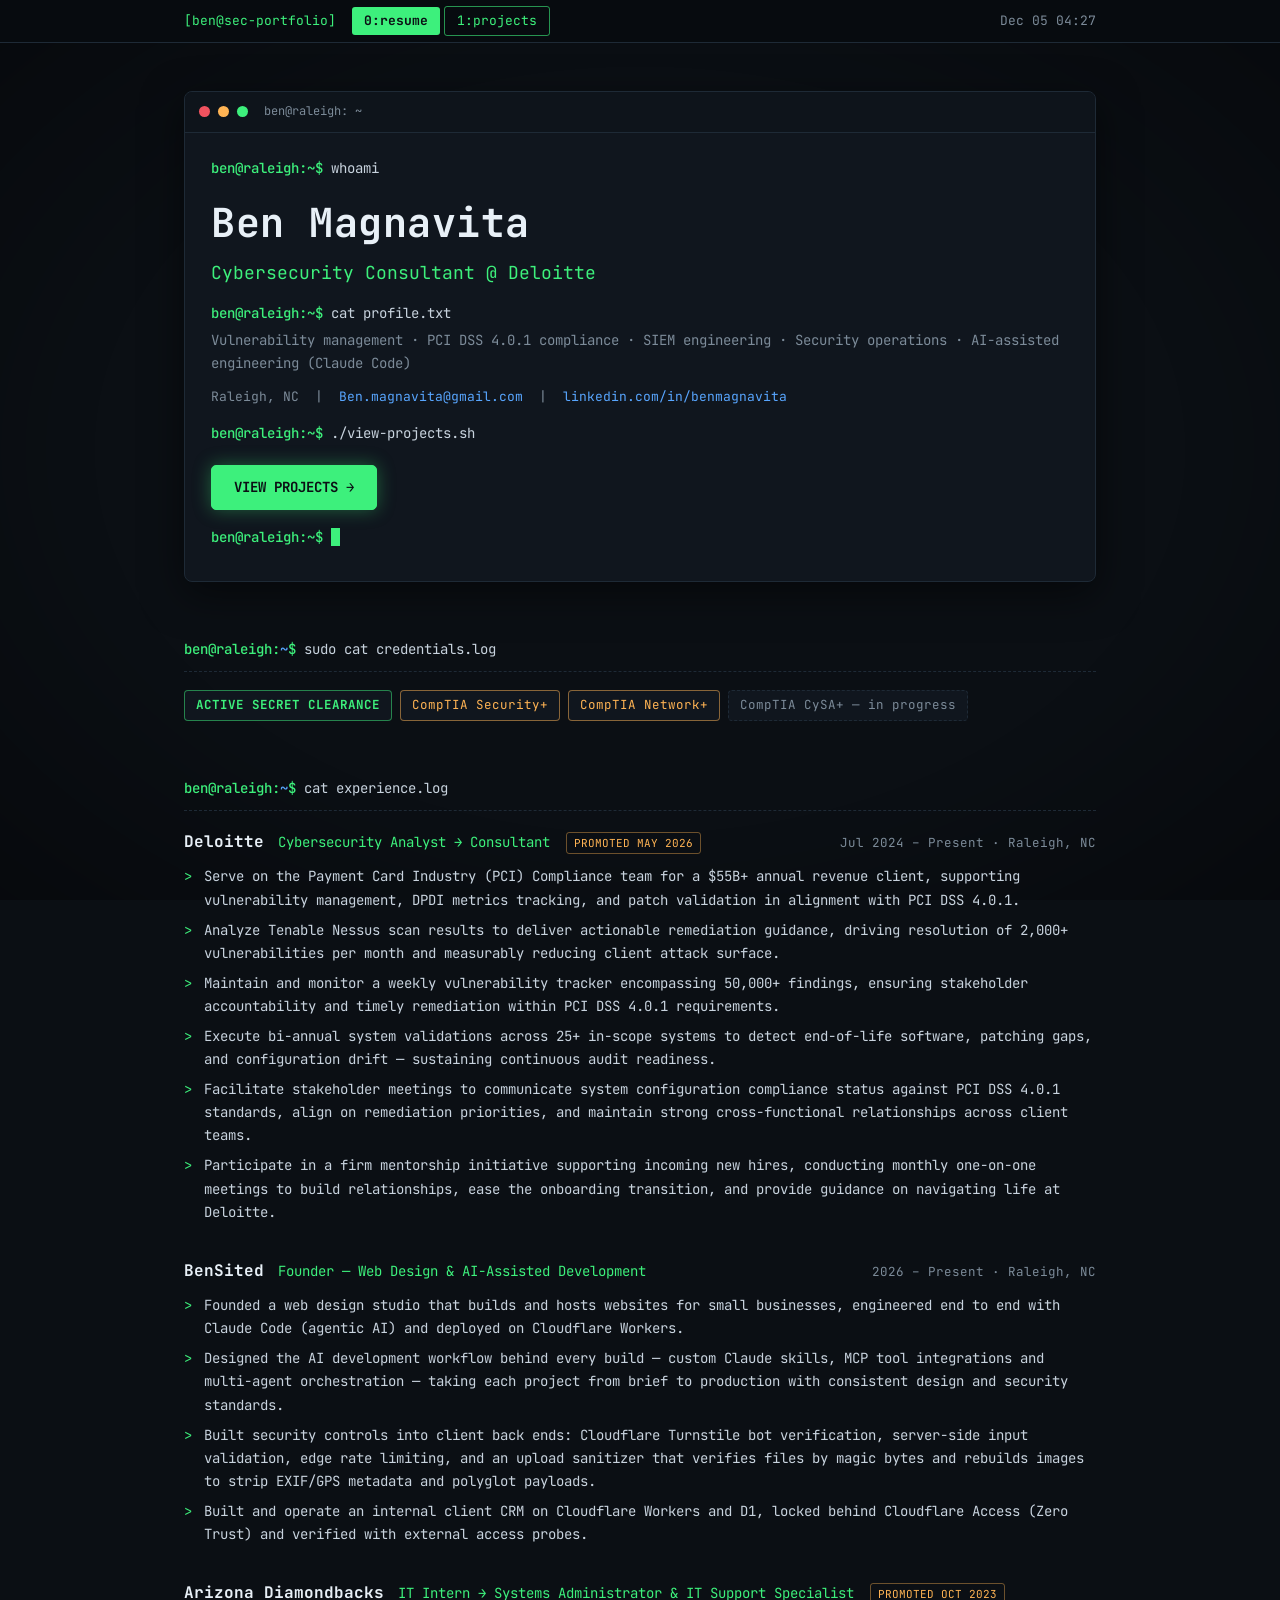
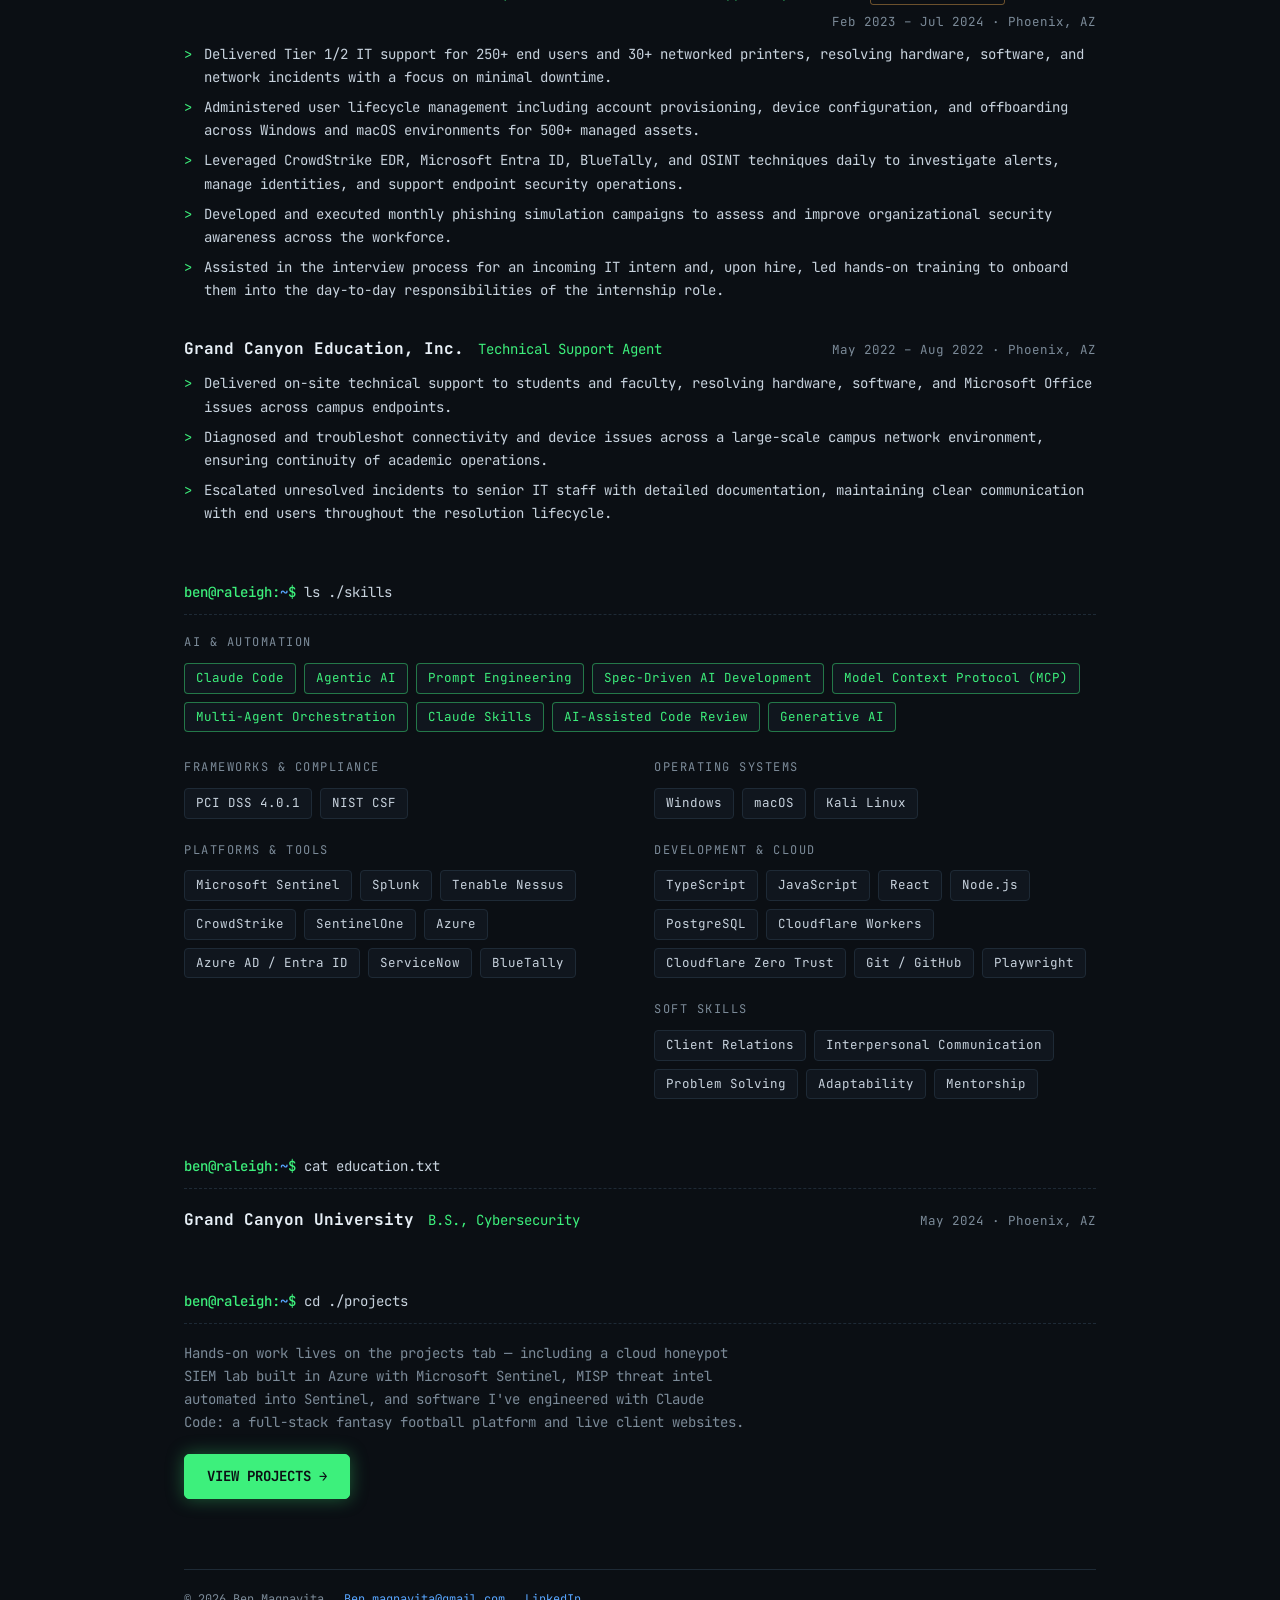
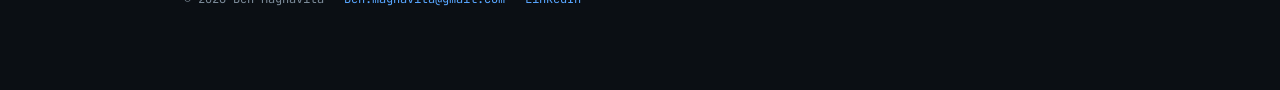
<file: index.html>
<!DOCTYPE html>
<html lang="en">
<head>
<meta charset="UTF-8">
<meta name="viewport" content="width=device-width, initial-scale=1.0">
<title>Ben Magnavita — Cybersecurity Consultant</title>
<meta name="description" content="Ben Magnavita — Cybersecurity Consultant in Raleigh, NC. PCI DSS compliance, vulnerability management, SIEM engineering, and AI-assisted engineering with Claude Code.">
<link rel="preconnect" href="https://fonts.googleapis.com">
<link rel="preconnect" href="https://fonts.gstatic.com" crossorigin>
<link href="https://fonts.googleapis.com/css2?family=JetBrains+Mono:wght@400;500;700&display=swap" rel="stylesheet">
<link rel="stylesheet" href="assets/style.css">
</head>
<body>

<nav class="topbar">
  <div class="topbar-inner">
    <span class="session">[ben@sec-portfolio]</span>
    <a class="tab active" href="index.html">0:resume</a>
    <a class="tab glow" href="projects.html">1:projects</a>
    <span class="clock" id="clock"></span>
  </div>
</nav>

<div class="wrap">

  <!-- ============ HERO TERMINAL ============ -->
  <div class="term">
    <div class="term-head">
      <span class="dot dot-r"></span><span class="dot dot-y"></span><span class="dot dot-g"></span>
      <span class="title">ben@raleigh: ~</span>
    </div>
    <div class="term-body" id="hero-terminal">
      <div class="line"><span class="prompt">ben@raleigh:~$</span> <span class="cmd">whoami</span></div>
      <div class="hero-name">Ben Magnavita</div>
      <div class="hero-role">Cybersecurity Consultant @ Deloitte</div>
      <div class="line"><span class="prompt">ben@raleigh:~$</span> <span class="cmd">cat profile.txt</span></div>
      <div class="line out">Vulnerability management &middot; PCI DSS 4.0.1 compliance &middot; SIEM engineering &middot; Security operations &middot; AI-assisted engineering (Claude Code)</div>
      <div class="line out" style="margin-top:10px;">
        <span class="hero-meta">
          Raleigh, NC &nbsp;|&nbsp;
          <a href="mailto:Ben.magnavita@gmail.com">Ben.magnavita@gmail.com</a> &nbsp;|&nbsp;
          <a href="https://linkedin.com/in/benmagnavita" target="_blank" rel="noopener">linkedin.com/in/benmagnavita</a>
        </span>
      </div>
      <div class="line" style="margin-top:14px;"><span class="prompt">ben@raleigh:~$</span> <span class="cmd">./view-projects.sh</span></div>
      <a class="btn" href="projects.html">VIEW PROJECTS<span class="arrow">&rarr;</span></a>
      <div class="line" style="margin-top:16px;"><span class="prompt">ben@raleigh:~$</span> <span class="cursor" aria-hidden="true"></span></div>
    </div>
  </div>

  <!-- ============ CLEARANCE + CERTS ============ -->
  <section class="section">
    <div class="sec-cmd"><span class="prompt">ben@raleigh:<span class="path">~</span>$</span> <span class="cmd">sudo cat credentials.log</span></div>
    <div class="chips">
      <span class="chip clearance">ACTIVE SECRET CLEARANCE</span>
      <span class="chip cert">CompTIA Security+</span>
      <span class="chip cert">CompTIA Network+</span>
      <span class="chip progress">CompTIA CySA+ — in progress</span>
    </div>
  </section>

  <!-- ============ EXPERIENCE ============ -->
  <section class="section">
    <div class="sec-cmd"><span class="prompt">ben@raleigh:<span class="path">~</span>$</span> <span class="cmd">cat experience.log</span></div>

    <div class="job">
      <div class="job-top">
        <span class="job-org">Deloitte</span>
        <span class="job-title">Cybersecurity Analyst &rarr; Consultant</span>
        <span class="job-promo">PROMOTED MAY 2026</span>
        <span class="job-when">Jul 2024 – Present &middot; Raleigh, NC</span>
      </div>
      <ul>
        <li>Serve on the Payment Card Industry (PCI) Compliance team for a $55B+ annual revenue client, supporting vulnerability management, DPDI metrics tracking, and patch validation in alignment with PCI DSS 4.0.1.</li>
        <li>Analyze Tenable Nessus scan results to deliver actionable remediation guidance, driving resolution of 2,000+ vulnerabilities per month and measurably reducing client attack surface.</li>
        <li>Maintain and monitor a weekly vulnerability tracker encompassing 50,000+ findings, ensuring stakeholder accountability and timely remediation within PCI DSS 4.0.1 requirements.</li>
        <li>Execute bi-annual system validations across 25+ in-scope systems to detect end-of-life software, patching gaps, and configuration drift — sustaining continuous audit readiness.</li>
        <li>Facilitate stakeholder meetings to communicate system configuration compliance status against PCI DSS 4.0.1 standards, align on remediation priorities, and maintain strong cross-functional relationships across client teams.</li>
        <li>Participate in a firm mentorship initiative supporting incoming new hires, conducting monthly one-on-one meetings to build relationships, ease the onboarding transition, and provide guidance on navigating life at Deloitte.</li>
      </ul>
    </div>

    <div class="job">
      <div class="job-top">
        <span class="job-org">BenSited</span>
        <span class="job-title">Founder &mdash; Web Design &amp; AI-Assisted Development</span>
        <span class="job-when">2026 – Present &middot; Raleigh, NC</span>
      </div>
      <ul>
        <li>Founded a web design studio that builds and hosts websites for small businesses, engineered end to end with Claude Code (agentic AI) and deployed on Cloudflare Workers.</li>
        <li>Designed the AI development workflow behind every build &mdash; custom Claude skills, MCP tool integrations and multi-agent orchestration &mdash; taking each project from brief to production with consistent design and security standards.</li>
        <li>Built security controls into client back ends: Cloudflare Turnstile bot verification, server-side input validation, edge rate limiting, and an upload sanitizer that verifies files by magic bytes and rebuilds images to strip EXIF/GPS metadata and polyglot payloads.</li>
        <li>Built and operate an internal client CRM on Cloudflare Workers and D1, locked behind Cloudflare Access (Zero Trust) and verified with external access probes.</li>
      </ul>
    </div>

    <div class="job">
      <div class="job-top">
        <span class="job-org">Arizona Diamondbacks</span>
        <span class="job-title">IT Intern &rarr; Systems Administrator &amp; IT Support Specialist</span>
        <span class="job-promo">PROMOTED OCT 2023</span>
        <span class="job-when">Feb 2023 – Jul 2024 &middot; Phoenix, AZ</span>
      </div>
      <ul>
        <li>Delivered Tier 1/2 IT support for 250+ end users and 30+ networked printers, resolving hardware, software, and network incidents with a focus on minimal downtime.</li>
        <li>Administered user lifecycle management including account provisioning, device configuration, and offboarding across Windows and macOS environments for 500+ managed assets.</li>
        <li>Leveraged CrowdStrike EDR, Microsoft Entra ID, BlueTally, and OSINT techniques daily to investigate alerts, manage identities, and support endpoint security operations.</li>
        <li>Developed and executed monthly phishing simulation campaigns to assess and improve organizational security awareness across the workforce.</li>
        <li>Assisted in the interview process for an incoming IT intern and, upon hire, led hands-on training to onboard them into the day-to-day responsibilities of the internship role.</li>
      </ul>
    </div>

    <div class="job">
      <div class="job-top">
        <span class="job-org">Grand Canyon Education, Inc.</span>
        <span class="job-title">Technical Support Agent</span>
        <span class="job-when">May 2022 – Aug 2022 &middot; Phoenix, AZ</span>
      </div>
      <ul>
        <li>Delivered on-site technical support to students and faculty, resolving hardware, software, and Microsoft Office issues across campus endpoints.</li>
        <li>Diagnosed and troubleshot connectivity and device issues across a large-scale campus network environment, ensuring continuity of academic operations.</li>
        <li>Escalated unresolved incidents to senior IT staff with detailed documentation, maintaining clear communication with end users throughout the resolution lifecycle.</li>
      </ul>
    </div>
  </section>

  <!-- ============ SKILLS ============ -->
  <section class="section">
    <div class="sec-cmd"><span class="prompt">ben@raleigh:<span class="path">~</span>$</span> <span class="cmd">ls ./skills</span></div>
    <div class="subhead">AI &amp; Automation</div>
    <div class="chips" style="margin-bottom:26px;">
      <span class="chip ai">Claude Code</span>
      <span class="chip ai">Agentic AI</span>
      <span class="chip ai">Prompt Engineering</span>
      <span class="chip ai">Spec-Driven AI Development</span>
      <span class="chip ai">Model Context Protocol (MCP)</span>
      <span class="chip ai">Multi-Agent Orchestration</span>
      <span class="chip ai">Claude Skills</span>
      <span class="chip ai">AI-Assisted Code Review</span>
      <span class="chip ai">Generative AI</span>
    </div>
    <div class="two-col">
      <div>
        <div class="subhead">Frameworks &amp; Compliance</div>
        <div class="chips">
          <span class="chip">PCI DSS 4.0.1</span>
          <span class="chip">NIST CSF</span>
        </div>
        <div class="subhead" style="margin-top:22px;">Platforms &amp; Tools</div>
        <div class="chips">
          <span class="chip">Microsoft Sentinel</span>
          <span class="chip">Splunk</span>
          <span class="chip">Tenable Nessus</span>
          <span class="chip">CrowdStrike</span>
          <span class="chip">SentinelOne</span>
          <span class="chip">Azure</span>
          <span class="chip">Azure AD / Entra ID</span>
          <span class="chip">ServiceNow</span>
          <span class="chip">BlueTally</span>
        </div>
      </div>
      <div>
        <div class="subhead">Operating Systems</div>
        <div class="chips">
          <span class="chip">Windows</span>
          <span class="chip">macOS</span>
          <span class="chip">Kali Linux</span>
        </div>
        <div class="subhead" style="margin-top:22px;">Development &amp; Cloud</div>
        <div class="chips">
          <span class="chip">TypeScript</span>
          <span class="chip">JavaScript</span>
          <span class="chip">React</span>
          <span class="chip">Node.js</span>
          <span class="chip">PostgreSQL</span>
          <span class="chip">Cloudflare Workers</span>
          <span class="chip">Cloudflare Zero Trust</span>
          <span class="chip">Git / GitHub</span>
          <span class="chip">Playwright</span>
        </div>
        <div class="subhead" style="margin-top:22px;">Soft Skills</div>
        <div class="chips">
          <span class="chip">Client Relations</span>
          <span class="chip">Interpersonal Communication</span>
          <span class="chip">Problem Solving</span>
          <span class="chip">Adaptability</span>
          <span class="chip">Mentorship</span>
        </div>
      </div>
    </div>
  </section>

  <!-- ============ EDUCATION ============ -->
  <section class="section">
    <div class="sec-cmd"><span class="prompt">ben@raleigh:<span class="path">~</span>$</span> <span class="cmd">cat education.txt</span></div>
    <div class="job">
      <div class="job-top">
        <span class="job-org">Grand Canyon University</span>
        <span class="job-title">B.S., Cybersecurity</span>
        <span class="job-when">May 2024 &middot; Phoenix, AZ</span>
      </div>
    </div>
  </section>

  <!-- ============ CTA TO PROJECTS ============ -->
  <section class="section">
    <div class="sec-cmd"><span class="prompt">ben@raleigh:<span class="path">~</span>$</span> <span class="cmd">cd ./projects</span></div>
    <p style="font-size:14px; color:var(--dim); max-width:70ch;">
      Hands-on work lives on the projects tab — including a cloud honeypot SIEM lab built in Azure with Microsoft Sentinel,
      MISP threat intel automated into Sentinel, and software I've engineered with Claude Code: a full-stack fantasy
      football platform and live client websites.
    </p>
    <p style="margin-top:4px;"><a class="btn" href="projects.html">VIEW PROJECTS<span class="arrow">&rarr;</span></a></p>
  </section>

  <footer>
    <span>&copy; 2026 Ben Magnavita</span>
    <span><a href="mailto:Ben.magnavita@gmail.com">Ben.magnavita@gmail.com</a></span>
    <span><a href="https://linkedin.com/in/benmagnavita" target="_blank" rel="noopener">LinkedIn</a></span>
  </footer>

</div>

<script>
  // Live clock in the tmux bar
  function tick() {
    const d = new Date();
    document.getElementById('clock').textContent =
      d.toLocaleDateString('en-US', {month:'short', day:'2-digit'}) + ' ' +
      d.toLocaleTimeString('en-US', {hour:'2-digit', minute:'2-digit', hour12:false});
  }
  tick(); setInterval(tick, 30000);
</script>

</body>
</html>
</file>
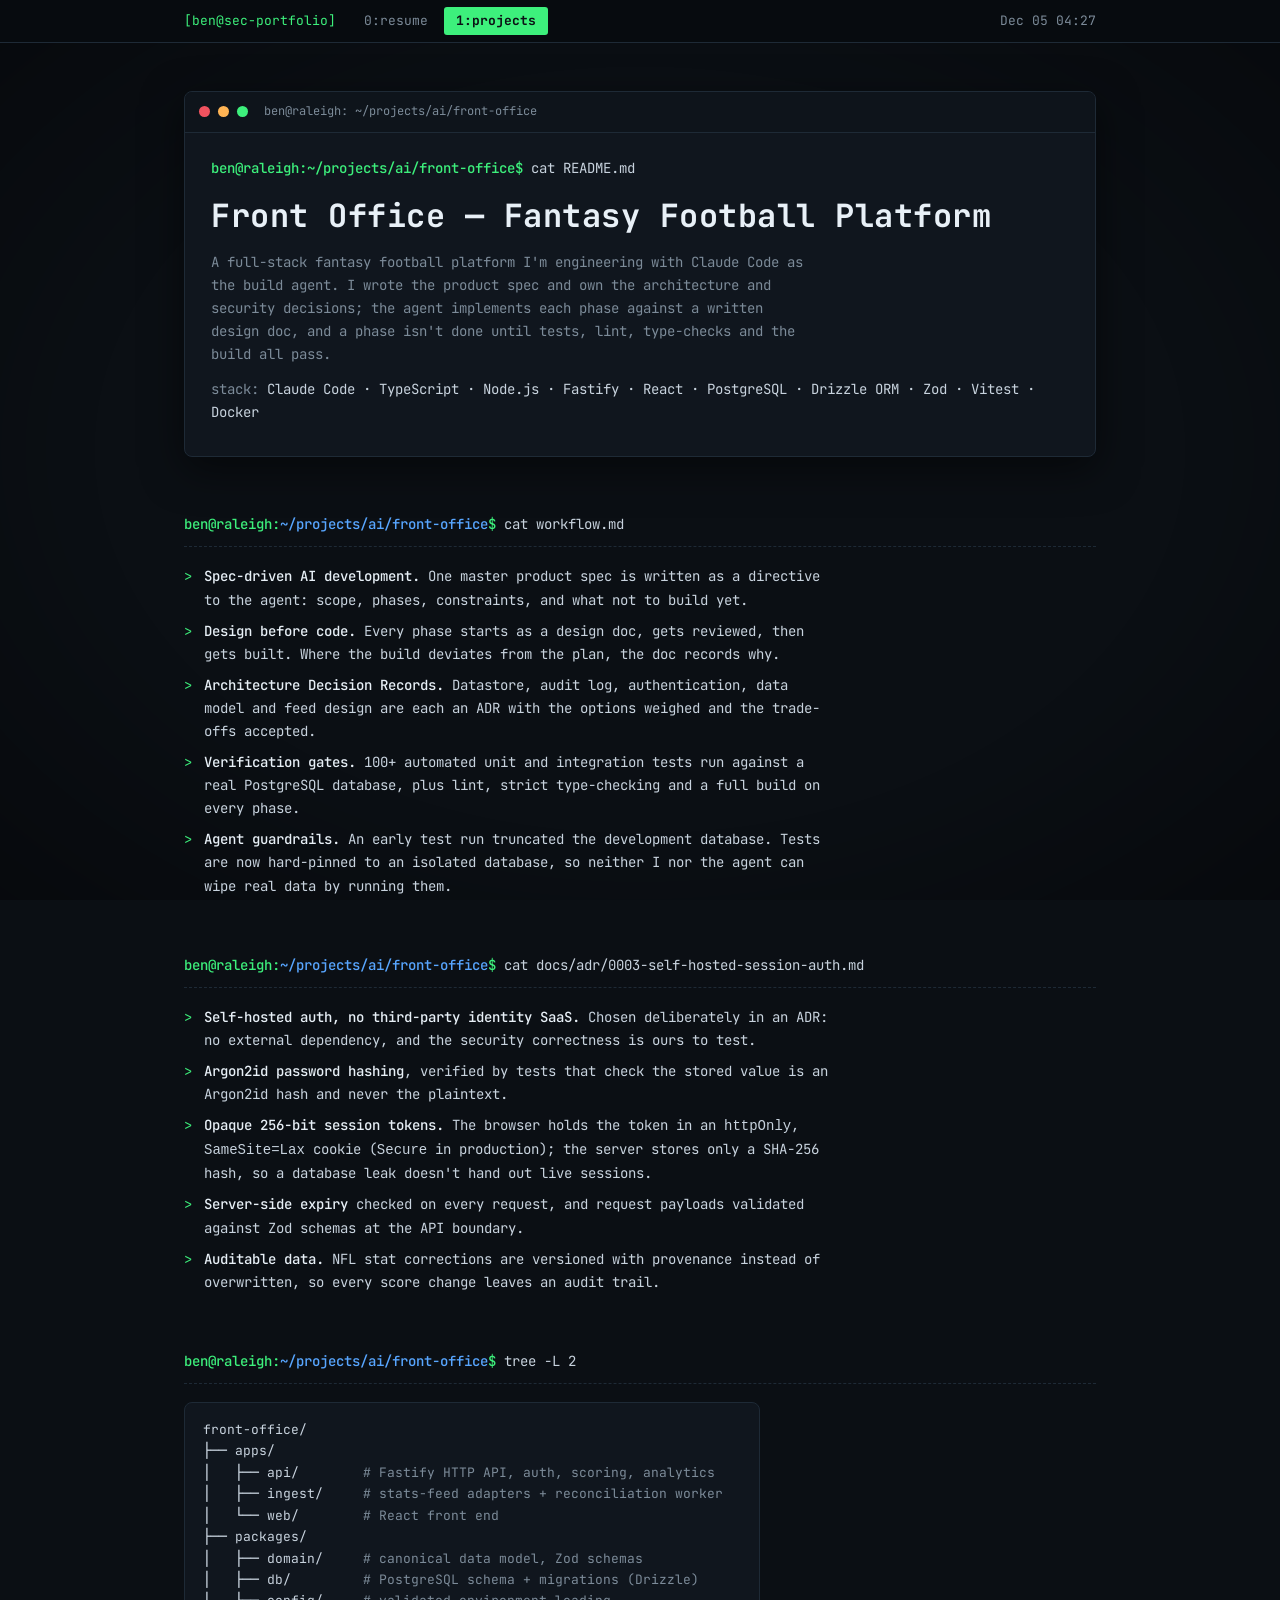
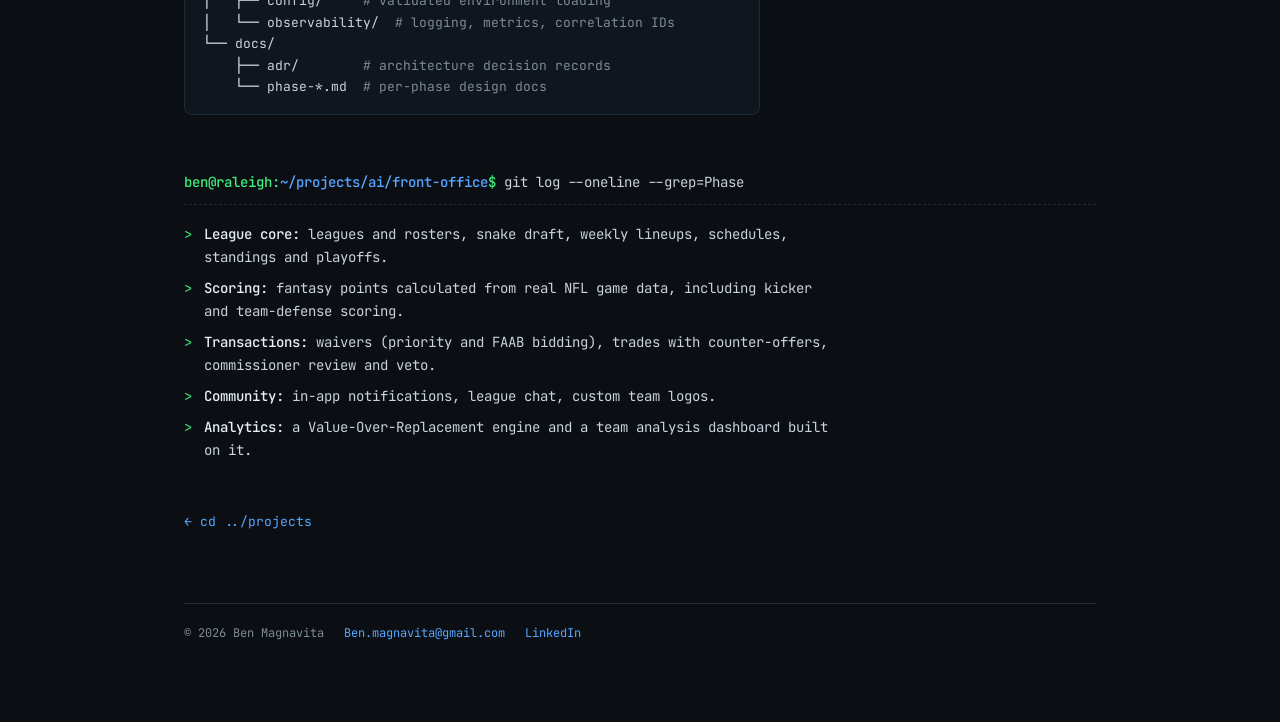
<file: front-office.html>
<!DOCTYPE html>
<html lang="en">
<head>
<meta charset="UTF-8">
<meta name="viewport" content="width=device-width, initial-scale=1.0">
<title>Front Office — Fantasy Football Platform | Ben Magnavita</title>
<meta name="description" content="Front Office: a full-stack fantasy football platform engineered with Claude Code — spec-driven AI development, architecture decision records, Argon2id session auth, and 100+ automated tests.">
<link rel="preconnect" href="https://fonts.googleapis.com">
<link rel="preconnect" href="https://fonts.gstatic.com" crossorigin>
<link href="https://fonts.googleapis.com/css2?family=JetBrains+Mono:wght@400;500;700&display=swap" rel="stylesheet">
<link rel="stylesheet" href="assets/style.css">
</head>
<body>

<nav class="topbar">
  <div class="topbar-inner">
    <span class="session">[ben@sec-portfolio]</span>
    <a class="tab" href="index.html">0:resume</a>
    <a class="tab active" href="projects.html">1:projects</a>
    <span class="clock" id="clock"></span>
  </div>
</nav>

<div class="wrap">

  <!-- ============ PROJECT HEADER ============ -->
  <div class="term" style="margin-top:48px;">
    <div class="term-head">
      <span class="dot dot-r"></span><span class="dot dot-y"></span><span class="dot dot-g"></span>
      <span class="title">ben@raleigh: ~/projects/ai/front-office</span>
    </div>
    <div class="term-body">
      <div class="line"><span class="prompt">ben@raleigh:~/projects/ai/front-office$</span> <span class="cmd">cat README.md</span></div>
      <div class="hero-name" style="font-size:clamp(22px,4vw,32px);">Front Office — Fantasy Football Platform</div>
      <div class="line out" style="margin-top:8px; max-width:75ch;">
        A full-stack fantasy football platform I'm engineering with Claude Code as the build agent. I wrote the
        product spec and own the architecture and security decisions; the agent implements each phase against a
        written design doc, and a phase isn't done until tests, lint, type-checks and the build all pass.
      </div>
      <div class="line" style="margin-top:12px;">
        <span class="out">stack:</span> <span class="cmd">Claude Code &middot; TypeScript &middot; Node.js &middot; Fastify &middot; React &middot; PostgreSQL &middot; Drizzle ORM &middot; Zod &middot; Vitest &middot; Docker</span>
      </div>
    </div>
  </div>

  <!-- ============ HOW IT'S BUILT ============ -->
  <section class="section">
    <div class="sec-cmd"><span class="prompt">ben@raleigh:<span class="path">~/projects/ai/front-office</span>$</span> <span class="cmd">cat workflow.md</span></div>
    <ul class="spec">
      <li><strong>Spec-driven AI development.</strong> One master product spec is written as a directive to the agent: scope, phases, constraints, and what not to build yet.</li>
      <li><strong>Design before code.</strong> Every phase starts as a design doc, gets reviewed, then gets built. Where the build deviates from the plan, the doc records why.</li>
      <li><strong>Architecture Decision Records.</strong> Datastore, audit log, authentication, data model and feed design are each an ADR with the options weighed and the trade-offs accepted.</li>
      <li><strong>Verification gates.</strong> 100+ automated unit and integration tests run against a real PostgreSQL database, plus lint, strict type-checking and a full build on every phase.</li>
      <li><strong>Agent guardrails.</strong> An early test run truncated the development database. Tests are now hard-pinned to an isolated database, so neither I nor the agent can wipe real data by running them.</li>
    </ul>
  </section>

  <!-- ============ SECURITY ============ -->
  <section class="section">
    <div class="sec-cmd"><span class="prompt">ben@raleigh:<span class="path">~/projects/ai/front-office</span>$</span> <span class="cmd">cat docs/adr/0003-self-hosted-session-auth.md</span></div>
    <ul class="spec">
      <li><strong>Self-hosted auth, no third-party identity SaaS.</strong> Chosen deliberately in an ADR: no external dependency, and the security correctness is ours to test.</li>
      <li><strong>Argon2id password hashing</strong>, verified by tests that check the stored value is an Argon2id hash and never the plaintext.</li>
      <li><strong>Opaque 256-bit session tokens.</strong> The browser holds the token in an <code>httpOnly</code>, <code>SameSite=Lax</code> cookie (<code>Secure</code> in production); the server stores only a SHA-256 hash, so a database leak doesn't hand out live sessions.</li>
      <li><strong>Server-side expiry</strong> checked on every request, and request payloads validated against Zod schemas at the API boundary.</li>
      <li><strong>Auditable data.</strong> NFL stat corrections are versioned with provenance instead of overwritten, so every score change leaves an audit trail.</li>
    </ul>
  </section>

  <!-- ============ ARCHITECTURE ============ -->
  <section class="section">
    <div class="sec-cmd"><span class="prompt">ben@raleigh:<span class="path">~/projects/ai/front-office</span>$</span> <span class="cmd">tree -L 2</span></div>
<pre class="tree">front-office/
├── apps/
│   ├── api/        <span class="c"># Fastify HTTP API, auth, scoring, analytics</span>
│   ├── ingest/     <span class="c"># stats-feed adapters + reconciliation worker</span>
│   └── web/        <span class="c"># React front end</span>
├── packages/
│   ├── domain/     <span class="c"># canonical data model, Zod schemas</span>
│   ├── db/         <span class="c"># PostgreSQL schema + migrations (Drizzle)</span>
│   ├── config/     <span class="c"># validated environment loading</span>
│   └── observability/  <span class="c"># logging, metrics, correlation IDs</span>
└── docs/
    ├── adr/        <span class="c"># architecture decision records</span>
    └── phase-*.md  <span class="c"># per-phase design docs</span></pre>
  </section>

  <!-- ============ SHIPPED ============ -->
  <section class="section">
    <div class="sec-cmd"><span class="prompt">ben@raleigh:<span class="path">~/projects/ai/front-office</span>$</span> <span class="cmd">git log --oneline --grep=Phase</span></div>
    <ul class="spec">
      <li><strong>League core:</strong> leagues and rosters, snake draft, weekly lineups, schedules, standings and playoffs.</li>
      <li><strong>Scoring:</strong> fantasy points calculated from real NFL game data, including kicker and team-defense scoring.</li>
      <li><strong>Transactions:</strong> waivers (priority and FAAB bidding), trades with counter-offers, commissioner review and veto.</li>
      <li><strong>Community:</strong> in-app notifications, league chat, custom team logos.</li>
      <li><strong>Analytics:</strong> a Value-Over-Replacement engine and a team analysis dashboard built on it.</li>
    </ul>
  </section>

  <a class="backlink" href="projects.html">&larr; cd ../projects</a>

  <footer>
    <span>&copy; 2026 Ben Magnavita</span>
    <span><a href="mailto:Ben.magnavita@gmail.com">Ben.magnavita@gmail.com</a></span>
    <span><a href="https://linkedin.com/in/benmagnavita" target="_blank" rel="noopener">LinkedIn</a></span>
  </footer>

</div>

<script>
  function tick() {
    const d = new Date();
    document.getElementById('clock').textContent =
      d.toLocaleDateString('en-US', {month:'short', day:'2-digit'}) + ' ' +
      d.toLocaleTimeString('en-US', {hour:'2-digit', minute:'2-digit', hour12:false});
  }
  tick(); setInterval(tick, 30000);
</script>

</body>
</html>
</file>
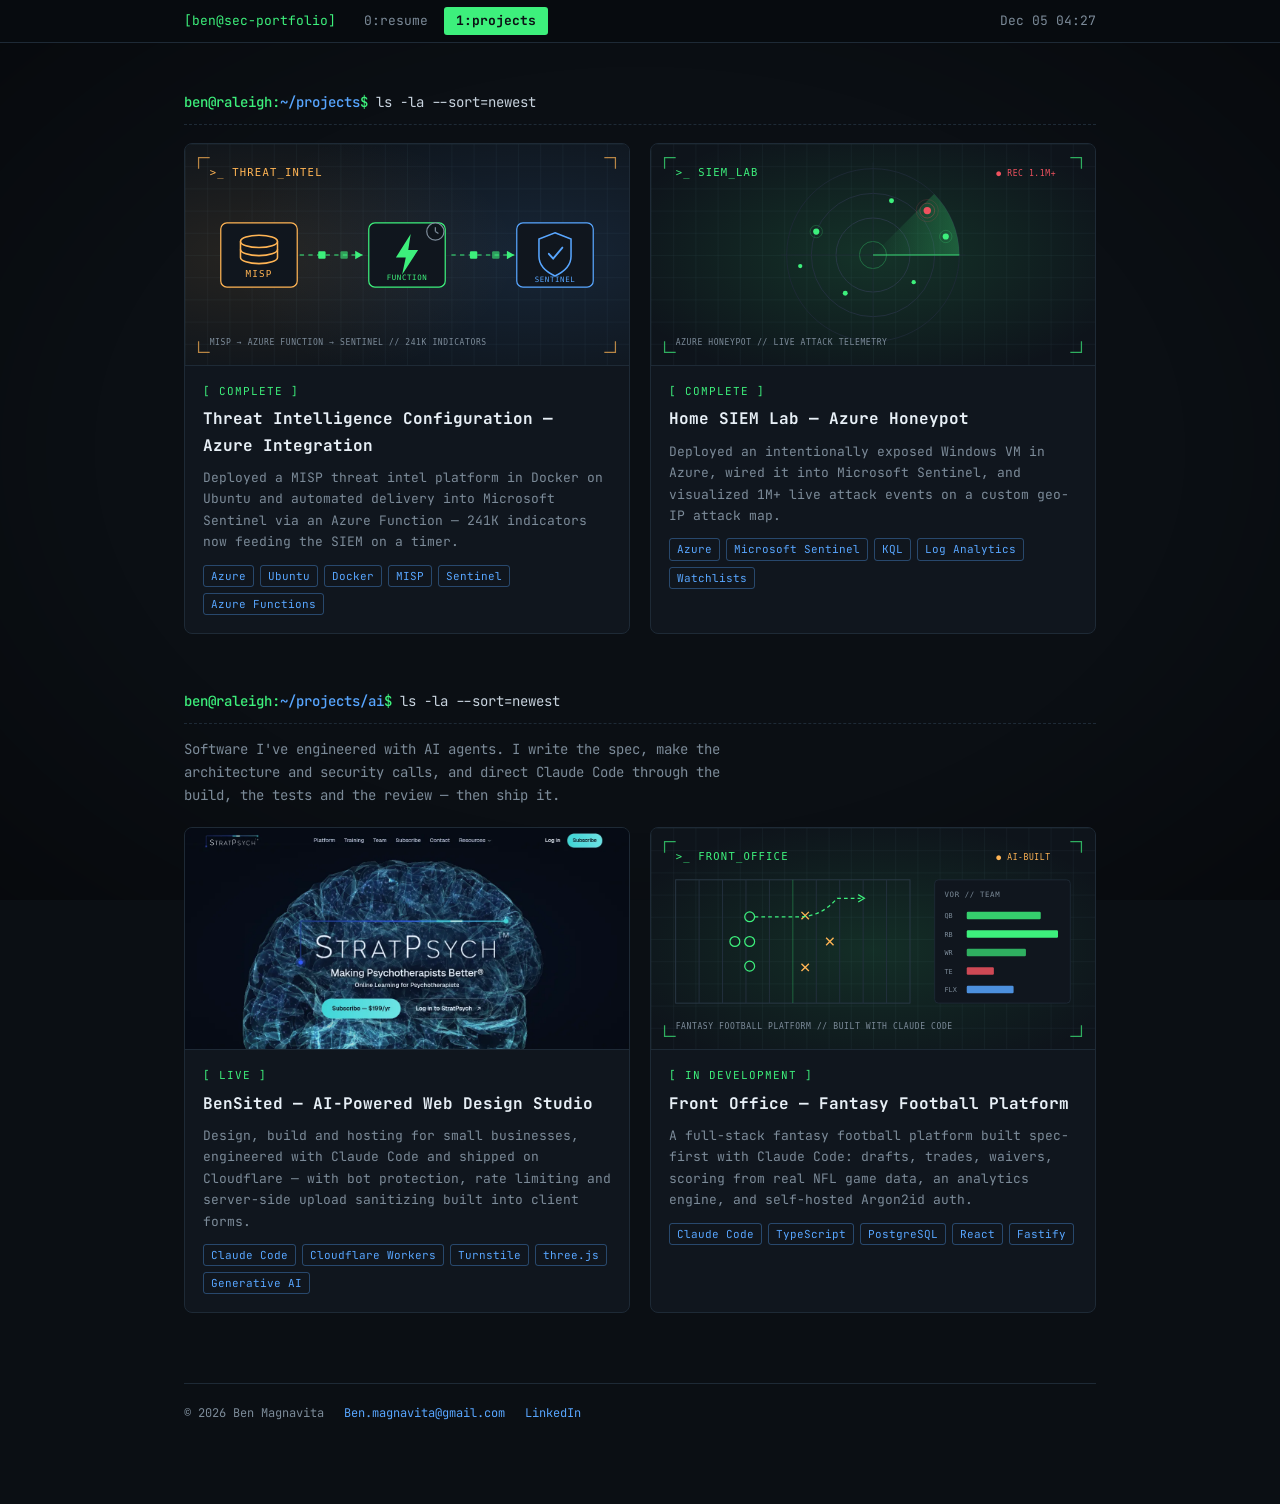
<file: projects.html>
<!DOCTYPE html>
<html lang="en">
<head>
<meta charset="UTF-8">
<meta name="viewport" content="width=device-width, initial-scale=1.0">
<title>Projects — Ben Magnavita</title>
<meta name="description" content="Projects by Ben Magnavita — an Azure SIEM honeypot lab, MISP threat intel in Microsoft Sentinel, and software engineered with AI agents (Claude Code).">
<link rel="preconnect" href="https://fonts.googleapis.com">
<link rel="preconnect" href="https://fonts.gstatic.com" crossorigin>
<link href="https://fonts.googleapis.com/css2?family=JetBrains+Mono:wght@400;500;700&display=swap" rel="stylesheet">
<link rel="stylesheet" href="assets/style.css">
</head>
<body>

<nav class="topbar">
  <div class="topbar-inner">
    <span class="session">[ben@sec-portfolio]</span>
    <a class="tab" href="index.html">0:resume</a>
    <a class="tab active" href="projects.html">1:projects</a>
    <span class="clock" id="clock"></span>
  </div>
</nav>

<div class="wrap">

  <section class="section" style="margin-top:48px;">
    <div class="sec-cmd"><span class="prompt">ben@raleigh:<span class="path">~/projects</span>$</span> <span class="cmd">ls -la --sort=newest</span></div>

    <div class="cards">

      <!-- ================= PROJECT: THREAT INTEL / MISP ================= -->
      <a class="card" href="threat-intel.html">
        <img class="card-thumb" src="assets/img/thumb-threat-intel.svg" alt="Threat intelligence pipeline: MISP to Azure Function to Microsoft Sentinel">
        <div class="card-body">
          <div class="card-status">[ COMPLETE ]</div>
          <h3>Threat Intelligence Configuration — Azure Integration</h3>
          <p>Deployed a MISP threat intel platform in Docker on Ubuntu and automated delivery into Microsoft Sentinel via an Azure Function — 241K indicators now feeding the SIEM on a timer.</p>
          <div class="stack">
            <span>Azure</span><span>Ubuntu</span><span>Docker</span><span>MISP</span><span>Sentinel</span><span>Azure Functions</span>
          </div>
        </div>
      </a>

      <!-- ================= PROJECT: HOME SIEM LAB ================= -->
      <a class="card" href="siem-lab.html">
        <img class="card-thumb" src="assets/img/thumb-siem-lab.svg" alt="Radar-style graphic representing the Azure honeypot SIEM lab and live attack telemetry">
        <div class="card-body">
          <div class="card-status">[ COMPLETE ]</div>
          <h3>Home SIEM Lab — Azure Honeypot</h3>
          <p>Deployed an intentionally exposed Windows VM in Azure, wired it into Microsoft Sentinel, and visualized 1M+ live attack events on a custom geo-IP attack map.</p>
          <div class="stack">
            <span>Azure</span><span>Microsoft Sentinel</span><span>KQL</span><span>Log Analytics</span><span>Watchlists</span>
          </div>
        </div>
      </a>

    </div>
  </section>

  <!-- ============ AI-ASSISTED ENGINEERING ============ -->
  <section class="section">
    <div class="sec-cmd"><span class="prompt">ben@raleigh:<span class="path">~/projects/ai</span>$</span> <span class="cmd">ls -la --sort=newest</span></div>
    <p class="sec-lede">
      Software I've engineered with AI agents. I write the spec, make the architecture and security calls,
      and direct Claude Code through the build, the tests and the review &mdash; then ship it.
    </p>

    <div class="cards">

      <!-- ================= PROJECT: WEB DESIGN STUDIO ================= -->
      <a class="card" href="web-design.html">
        <img class="card-thumb" src="assets/img/web-stratpsych.webp" alt="StratPsych homepage hero: a glowing 3D brain above the headline Making Psychotherapists Better">
        <div class="card-body">
          <div class="card-status">[ LIVE ]</div>
          <h3>BenSited &mdash; AI-Powered Web Design Studio</h3>
          <p>Design, build and hosting for small businesses, engineered with Claude Code and shipped on Cloudflare &mdash; with bot protection, rate limiting and server-side upload sanitizing built into client forms.</p>
          <div class="stack">
            <span>Claude Code</span><span>Cloudflare Workers</span><span>Turnstile</span><span>three.js</span><span>Generative AI</span>
          </div>
        </div>
      </a>

      <!-- ================= PROJECT: FRONT OFFICE ================= -->
      <a class="card" href="front-office.html">
        <img class="card-thumb" src="assets/img/thumb-front-office.svg" alt="Front Office graphic: a football play diagram beside a team value-over-replacement bar chart">
        <div class="card-body">
          <div class="card-status">[ IN DEVELOPMENT ]</div>
          <h3>Front Office &mdash; Fantasy Football Platform</h3>
          <p>A full-stack fantasy football platform built spec-first with Claude Code: drafts, trades, waivers, scoring from real NFL game data, an analytics engine, and self-hosted Argon2id auth.</p>
          <div class="stack">
            <span>Claude Code</span><span>TypeScript</span><span>PostgreSQL</span><span>React</span><span>Fastify</span>
          </div>
        </div>
      </a>

    </div>
  </section>

  <footer>
    <span>&copy; 2026 Ben Magnavita</span>
    <span><a href="mailto:Ben.magnavita@gmail.com">Ben.magnavita@gmail.com</a></span>
    <span><a href="https://linkedin.com/in/benmagnavita" target="_blank" rel="noopener">LinkedIn</a></span>
  </footer>

</div>

<script>
  function tick() {
    const d = new Date();
    document.getElementById('clock').textContent =
      d.toLocaleDateString('en-US', {month:'short', day:'2-digit'}) + ' ' +
      d.toLocaleTimeString('en-US', {hour:'2-digit', minute:'2-digit', hour12:false});
  }
  tick(); setInterval(tick, 30000);
</script>

</body>
</html>
</file>
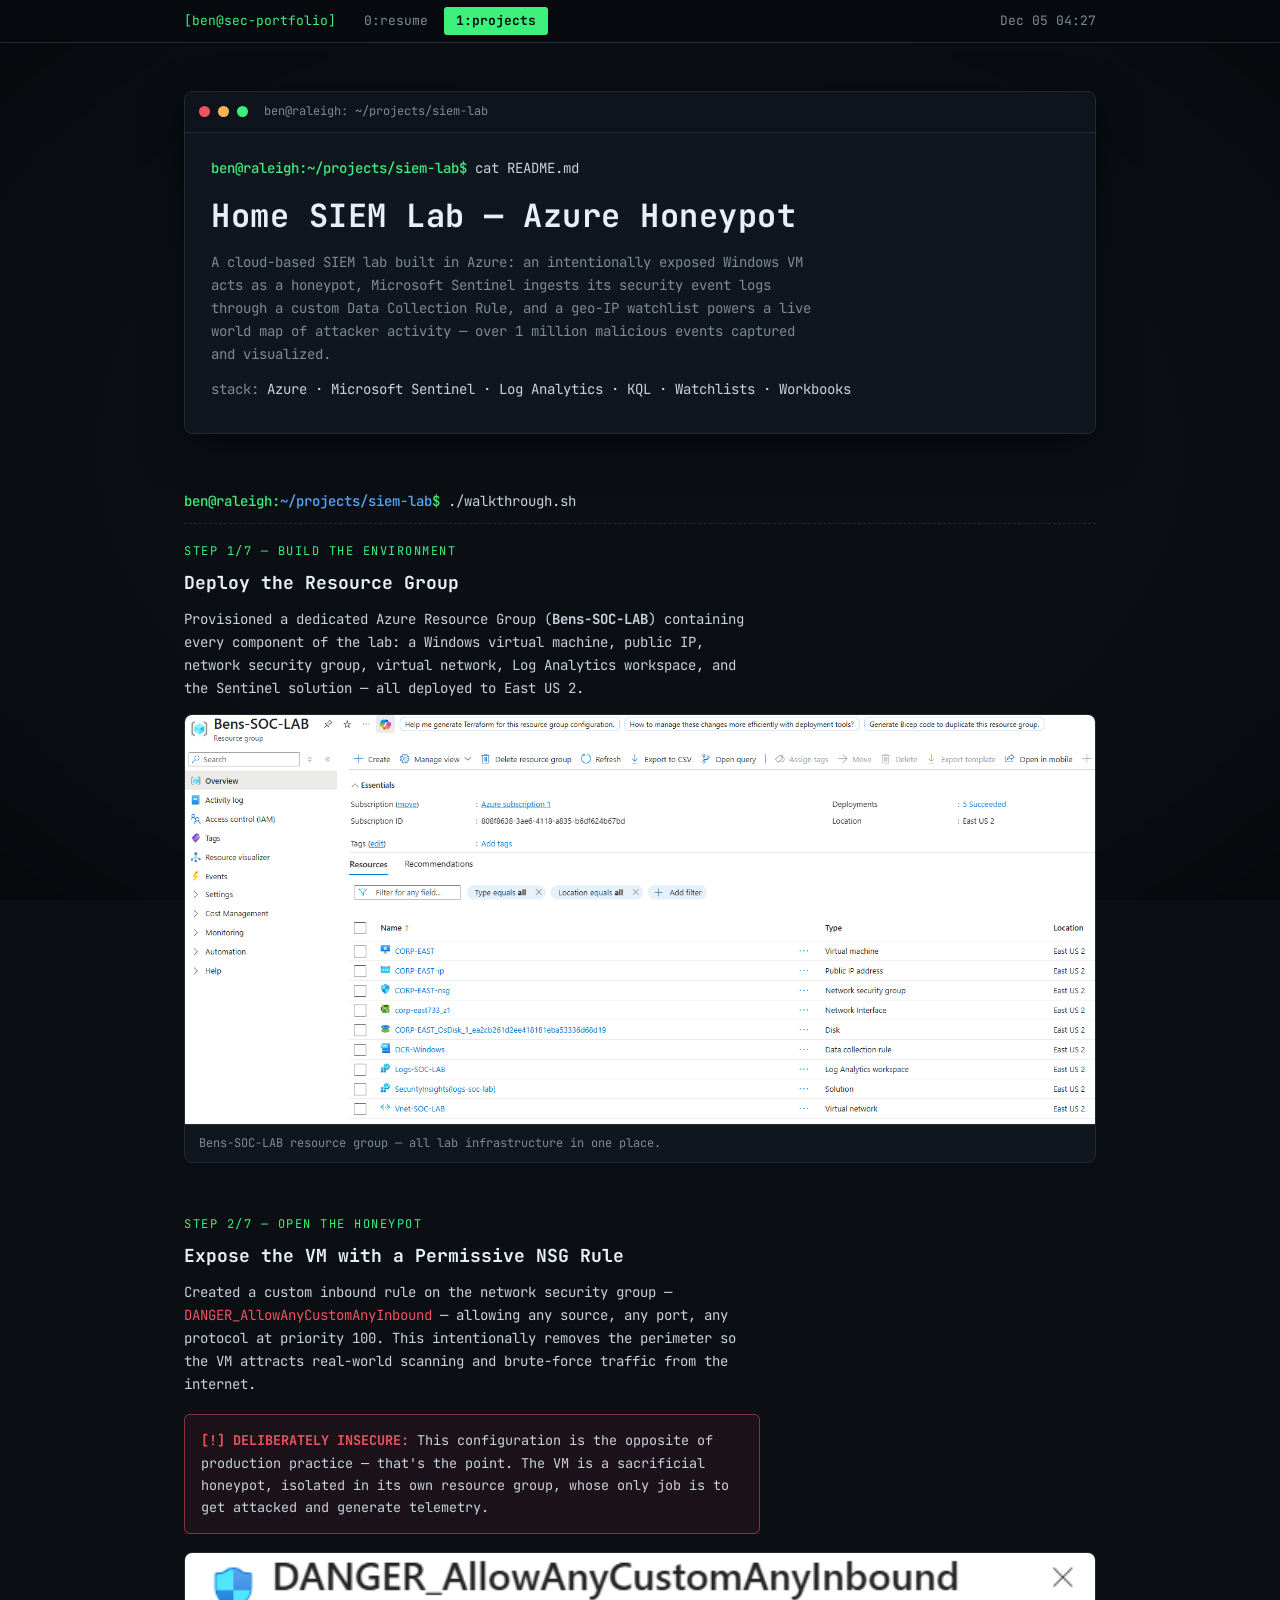
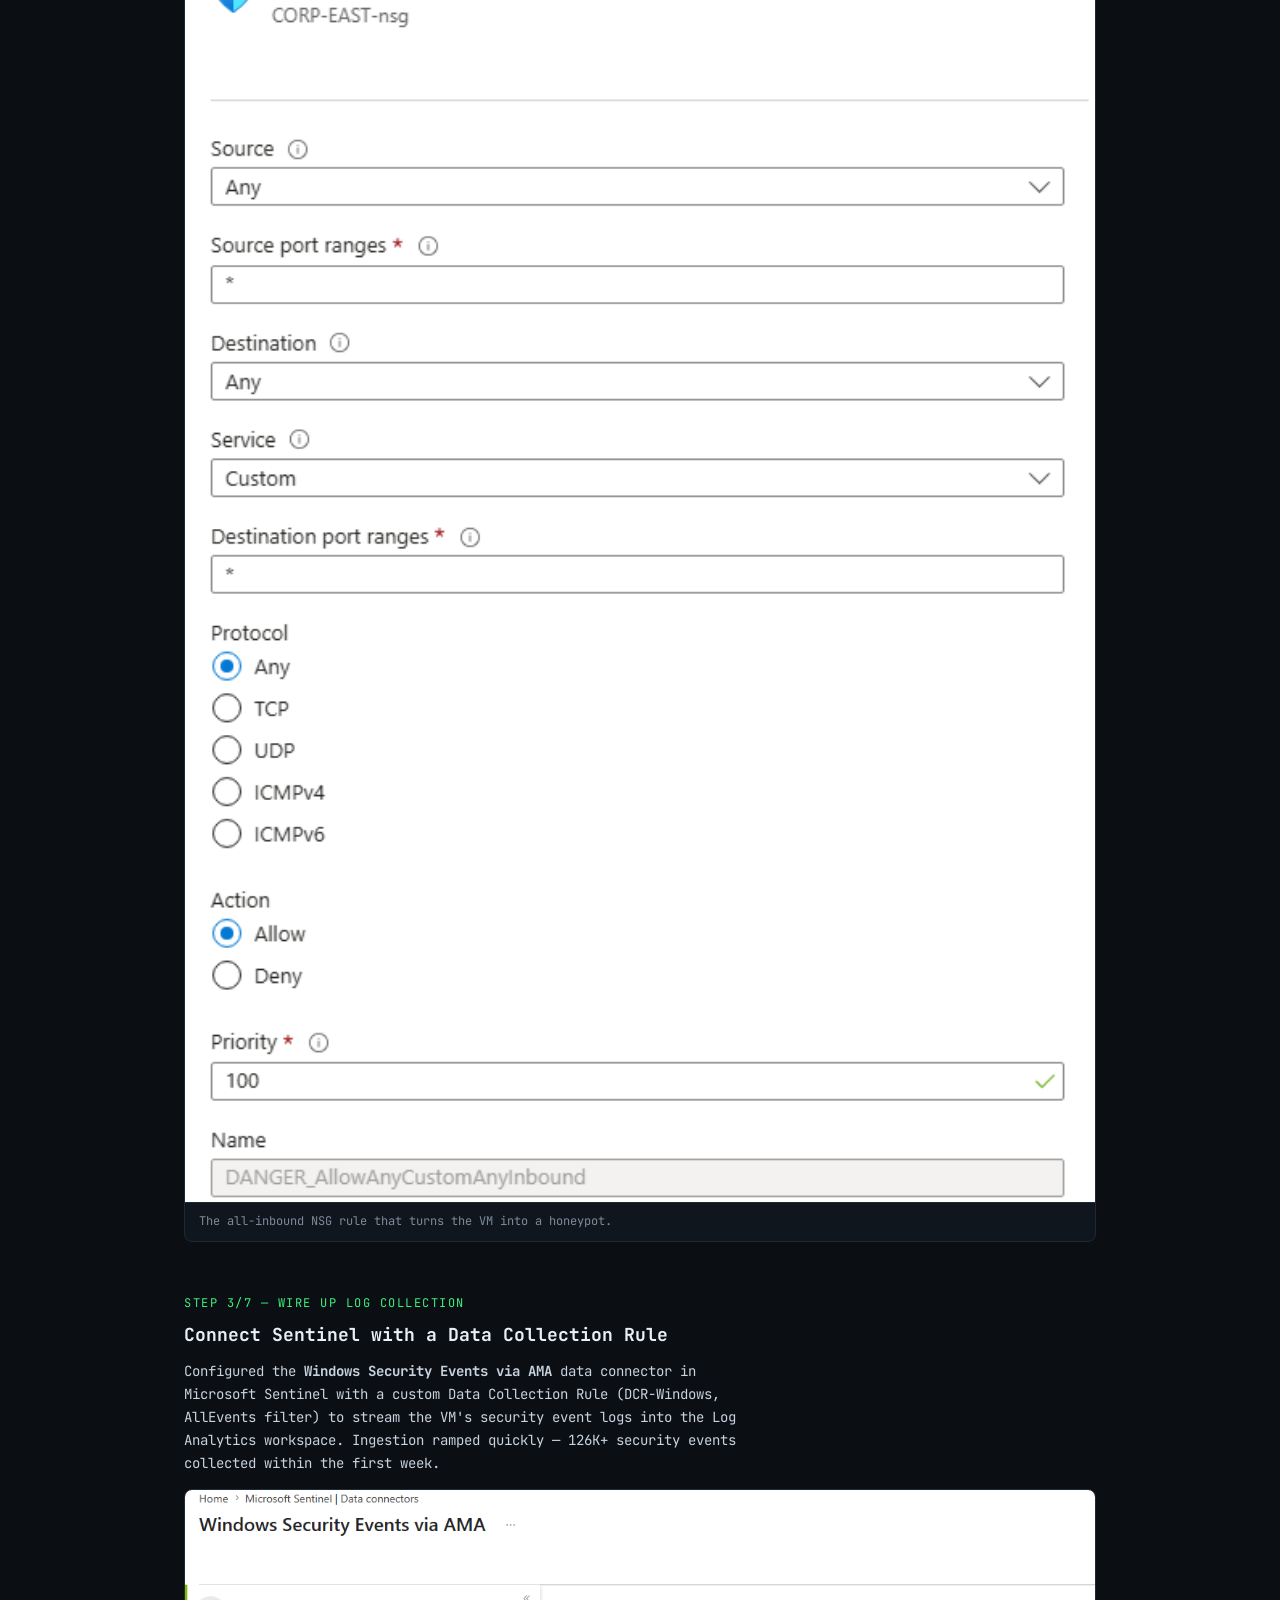
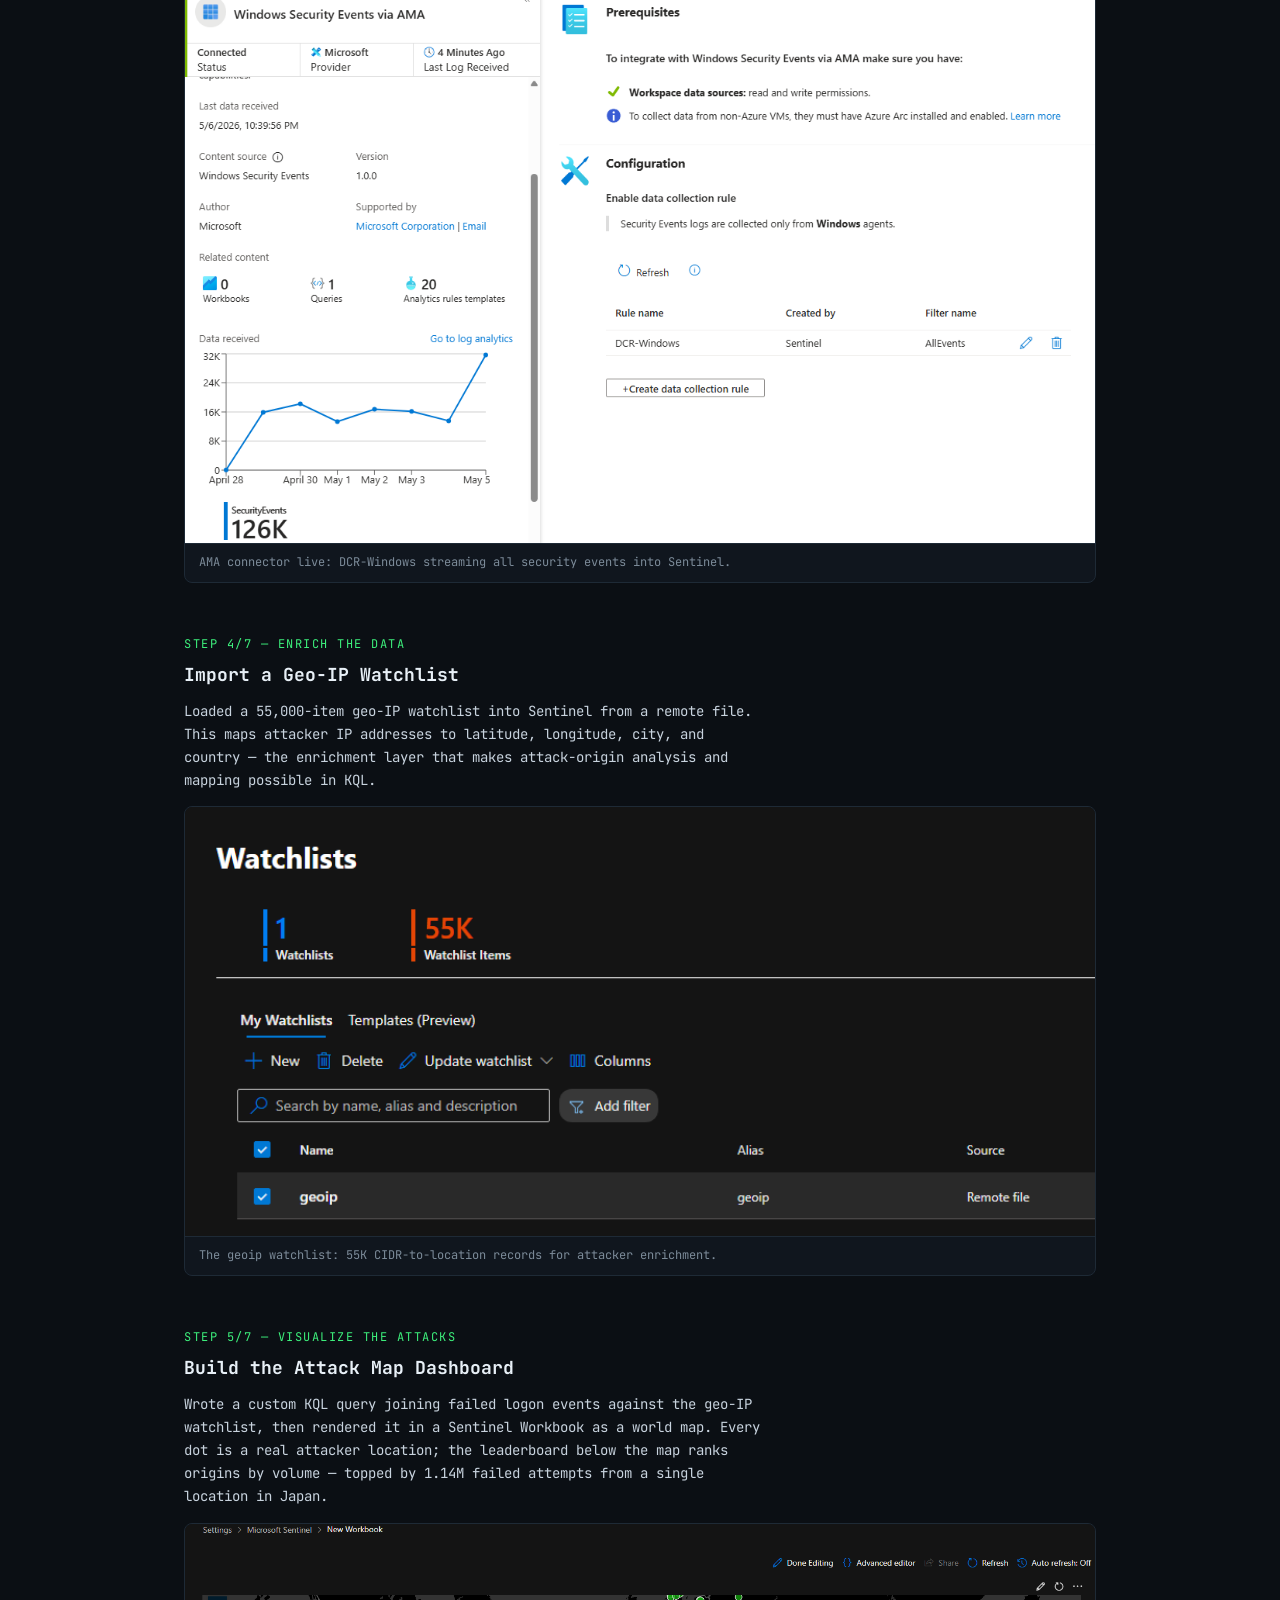
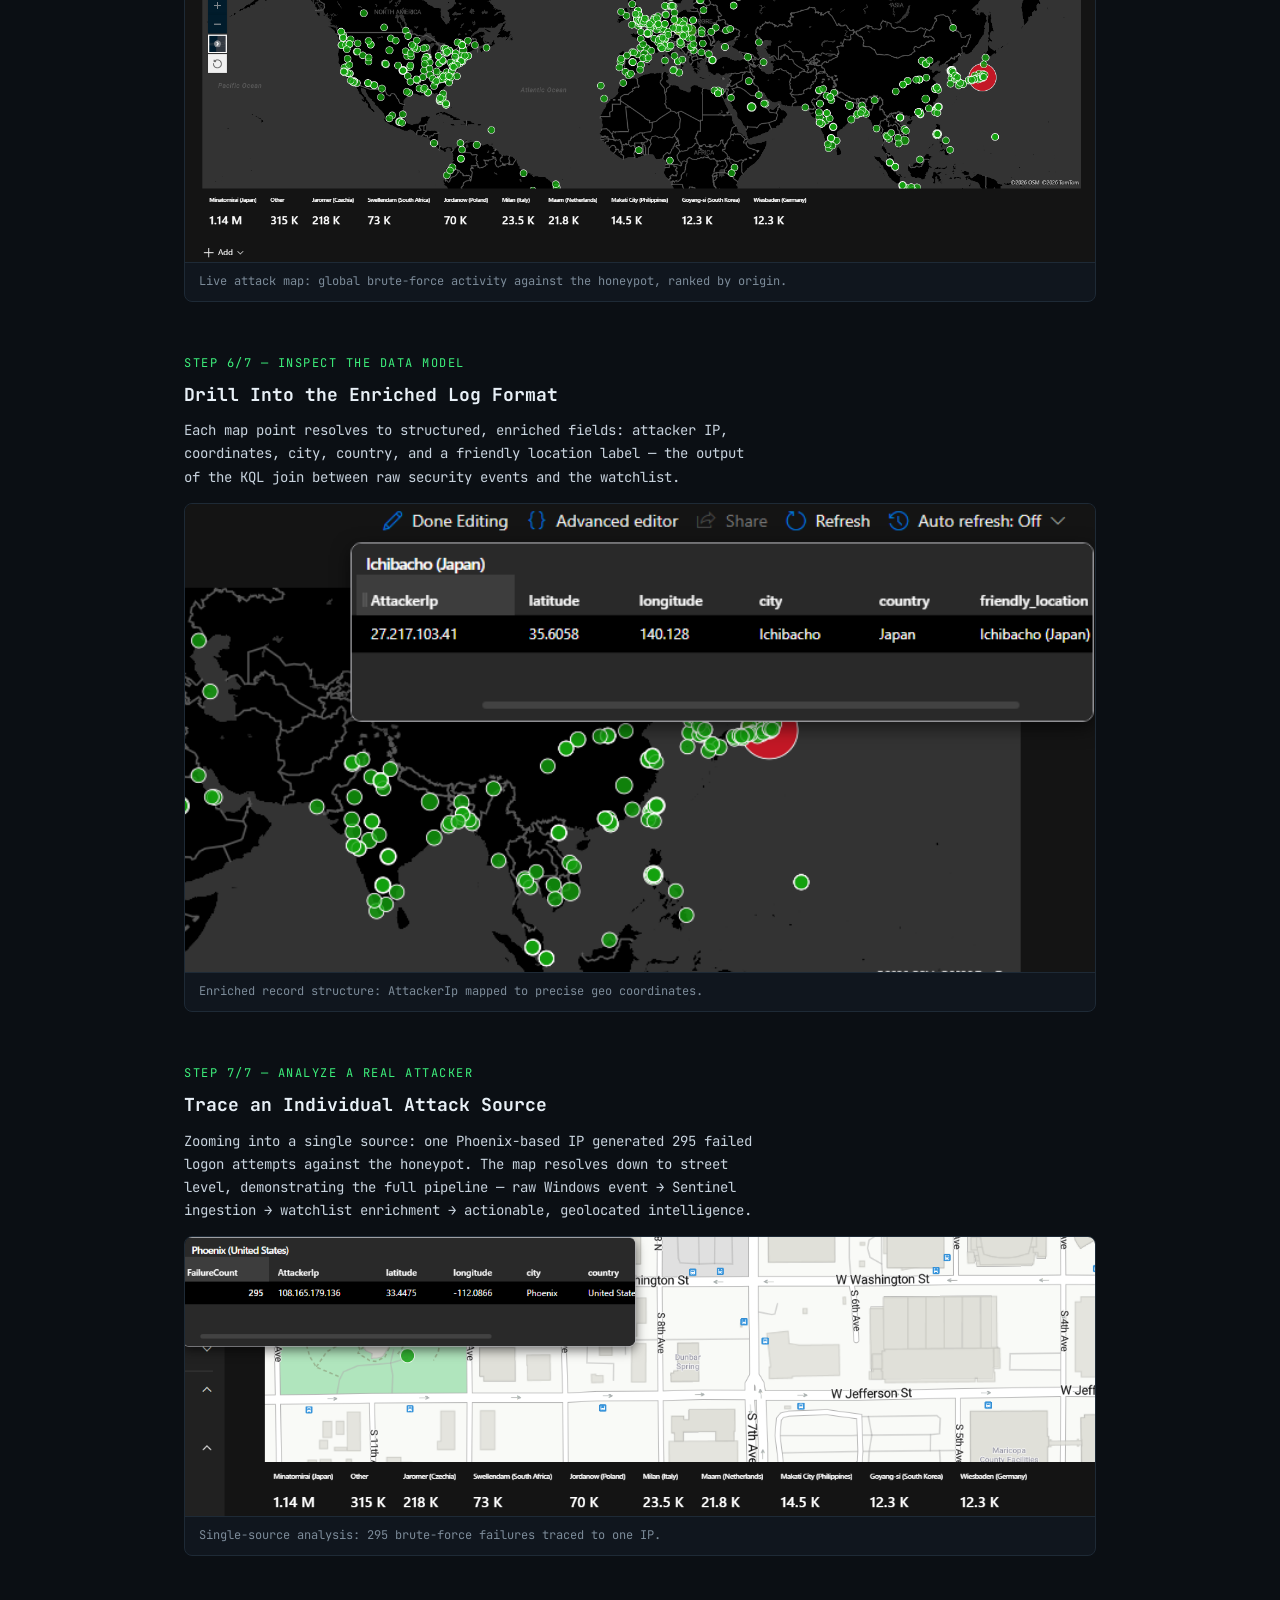
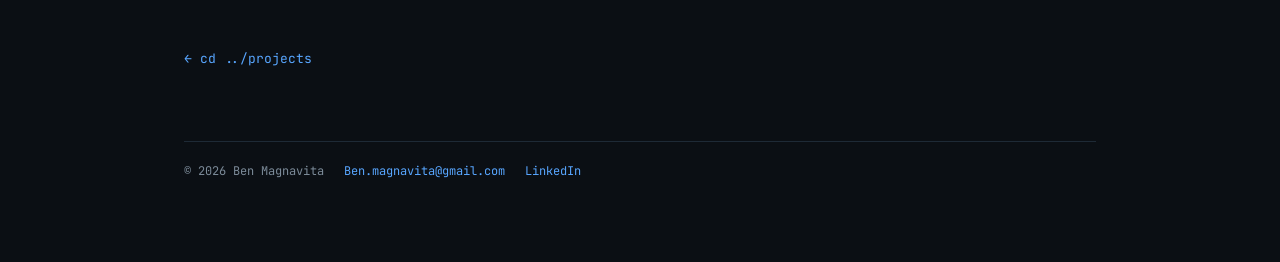
<file: siem-lab.html>
<!DOCTYPE html>
<html lang="en">
<head>
<meta charset="UTF-8">
<meta name="viewport" content="width=device-width, initial-scale=1.0">
<title>Home SIEM Lab — Azure Honeypot | Ben Magnavita</title>
<meta name="description" content="Step-by-step build of a cloud honeypot SIEM lab: Azure VM, Microsoft Sentinel, custom data collection, geo-IP enrichment, and a live attack map.">
<link rel="preconnect" href="https://fonts.googleapis.com">
<link rel="preconnect" href="https://fonts.gstatic.com" crossorigin>
<link href="https://fonts.googleapis.com/css2?family=JetBrains+Mono:wght@400;500;700&display=swap" rel="stylesheet">
<link rel="stylesheet" href="assets/style.css">
</head>
<body>

<nav class="topbar">
  <div class="topbar-inner">
    <span class="session">[ben@sec-portfolio]</span>
    <a class="tab" href="index.html">0:resume</a>
    <a class="tab active" href="projects.html">1:projects</a>
    <span class="clock" id="clock"></span>
  </div>
</nav>

<div class="wrap">

  <!-- ============ PROJECT HEADER ============ -->
  <div class="term" style="margin-top:48px;">
    <div class="term-head">
      <span class="dot dot-r"></span><span class="dot dot-y"></span><span class="dot dot-g"></span>
      <span class="title">ben@raleigh: ~/projects/siem-lab</span>
    </div>
    <div class="term-body">
      <div class="line"><span class="prompt">ben@raleigh:~/projects/siem-lab$</span> <span class="cmd">cat README.md</span></div>
      <div class="hero-name" style="font-size:clamp(22px,4vw,32px);">Home SIEM Lab — Azure Honeypot</div>
      <div class="line out" style="margin-top:8px; max-width:75ch;">
        A cloud-based SIEM lab built in Azure: an intentionally exposed Windows VM acts as a honeypot,
        Microsoft Sentinel ingests its security event logs through a custom Data Collection Rule, and a
        geo-IP watchlist powers a live world map of attacker activity — over 1 million malicious events
        captured and visualized.
      </div>
      <div class="line" style="margin-top:12px;">
        <span class="out">stack:</span> <span class="cmd">Azure &middot; Microsoft Sentinel &middot; Log Analytics &middot; KQL &middot; Watchlists &middot; Workbooks</span>
      </div>
    </div>
  </div>

  <!-- ============ WALKTHROUGH ============ -->
  <section class="section">
    <div class="sec-cmd"><span class="prompt">ben@raleigh:<span class="path">~/projects/siem-lab</span>$</span> <span class="cmd">./walkthrough.sh</span></div>

    <!-- STEP 1 -->
    <div class="step">
      <div class="step-label">STEP 1/7 — BUILD THE ENVIRONMENT</div>
      <h3>Deploy the Resource Group</h3>
      <p>Provisioned a dedicated Azure Resource Group (<strong>Bens-SOC-LAB</strong>) containing every component of the lab: a Windows virtual machine, public IP, network security group, virtual network, Log Analytics workspace, and the Sentinel solution — all deployed to East US 2.</p>
      <div class="shot">
        <img src="assets/img/01-resource-group.png" alt="Azure portal showing the Bens-SOC-LAB resource group with VM, NSG, VNet, Log Analytics workspace, and Sentinel resources">
        <div class="cap">Bens-SOC-LAB resource group — all lab infrastructure in one place.</div>
      </div>
    </div>

    <!-- STEP 2 -->
    <div class="step">
      <div class="step-label">STEP 2/7 — OPEN THE HONEYPOT</div>
      <h3>Expose the VM with a Permissive NSG Rule</h3>
      <p>Created a custom inbound rule on the network security group — <span class="note-red">DANGER_AllowAnyCustomAnyInbound</span> — allowing any source, any port, any protocol at priority 100. This intentionally removes the perimeter so the VM attracts real-world scanning and brute-force traffic from the internet.</p>
      <div class="callout">
        <span class="tag">[!] DELIBERATELY INSECURE:</span> This configuration is the opposite of production practice — that's the point. The VM is a sacrificial honeypot, isolated in its own resource group, whose only job is to get attacked and generate telemetry.
      </div>
      <div class="shot">
        <img src="assets/img/02-nsg-rule.png" alt="Custom NSG inbound rule allowing any source, any port, any protocol">
        <div class="cap">The all-inbound NSG rule that turns the VM into a honeypot.</div>
      </div>
    </div>

    <!-- STEP 3 -->
    <div class="step">
      <div class="step-label">STEP 3/7 — WIRE UP LOG COLLECTION</div>
      <h3>Connect Sentinel with a Data Collection Rule</h3>
      <p>Configured the <strong>Windows Security Events via AMA</strong> data connector in Microsoft Sentinel with a custom Data Collection Rule (DCR-Windows, AllEvents filter) to stream the VM's security event logs into the Log Analytics workspace. Ingestion ramped quickly — 126K+ security events collected within the first week.</p>
      <div class="shot">
        <img src="assets/img/03-data-collection.png" alt="Windows Security Events via AMA connector in Sentinel showing connected status and 126K security events ingested">
        <div class="cap">AMA connector live: DCR-Windows streaming all security events into Sentinel.</div>
      </div>
    </div>

    <!-- STEP 4 -->
    <div class="step">
      <div class="step-label">STEP 4/7 — ENRICH THE DATA</div>
      <h3>Import a Geo-IP Watchlist</h3>
      <p>Loaded a 55,000-item geo-IP watchlist into Sentinel from a remote file. This maps attacker IP addresses to latitude, longitude, city, and country — the enrichment layer that makes attack-origin analysis and mapping possible in KQL.</p>
      <div class="shot">
        <img src="assets/img/04-watchlist.png" alt="Sentinel watchlists page showing the geoip watchlist with 55K items">
        <div class="cap">The geoip watchlist: 55K CIDR-to-location records for attacker enrichment.</div>
      </div>
    </div>

    <!-- STEP 5 -->
    <div class="step">
      <div class="step-label">STEP 5/7 — VISUALIZE THE ATTACKS</div>
      <h3>Build the Attack Map Dashboard</h3>
      <p>Wrote a custom KQL query joining failed logon events against the geo-IP watchlist, then rendered it in a Sentinel Workbook as a world map. Every dot is a real attacker location; the leaderboard below the map ranks origins by volume — topped by 1.14M failed attempts from a single location in Japan.</p>
      <div class="shot">
        <img src="assets/img/05-dashboard.png" alt="Sentinel workbook world map showing attacker locations across the globe with a leaderboard of top attack origins">
        <div class="cap">Live attack map: global brute-force activity against the honeypot, ranked by origin.</div>
      </div>
    </div>

    <!-- STEP 6 -->
    <div class="step">
      <div class="step-label">STEP 6/7 — INSPECT THE DATA MODEL</div>
      <h3>Drill Into the Enriched Log Format</h3>
      <p>Each map point resolves to structured, enriched fields: attacker IP, coordinates, city, country, and a friendly location label — the output of the KQL join between raw security events and the watchlist.</p>
      <div class="shot">
        <img src="assets/img/06-log-format.png" alt="Map tooltip showing enriched log fields: attacker IP, latitude, longitude, city, and country for a location in Japan">
        <div class="cap">Enriched record structure: AttackerIp mapped to precise geo coordinates.</div>
      </div>
    </div>

    <!-- STEP 7 -->
    <div class="step">
      <div class="step-label">STEP 7/7 — ANALYZE A REAL ATTACKER</div>
      <h3>Trace an Individual Attack Source</h3>
      <p>Zooming into a single source: one Phoenix-based IP generated 295 failed logon attempts against the honeypot. The map resolves down to street level, demonstrating the full pipeline — raw Windows event &rarr; Sentinel ingestion &rarr; watchlist enrichment &rarr; actionable, geolocated intelligence.</p>
      <div class="shot">
        <img src="assets/img/07-log-example.png" alt="Street-level map view of a single attacker in Phoenix with 295 failed logon attempts">
        <div class="cap">Single-source analysis: 295 brute-force failures traced to one IP.</div>
      </div>
    </div>

  </section>

  <a class="backlink" href="projects.html">&larr; cd ../projects</a>

  <footer>
    <span>&copy; 2026 Ben Magnavita</span>
    <span><a href="mailto:Ben.magnavita@gmail.com">Ben.magnavita@gmail.com</a></span>
    <span><a href="https://linkedin.com/in/benmagnavita" target="_blank" rel="noopener">LinkedIn</a></span>
  </footer>

</div>

<script>
  function tick() {
    const d = new Date();
    document.getElementById('clock').textContent =
      d.toLocaleDateString('en-US', {month:'short', day:'2-digit'}) + ' ' +
      d.toLocaleTimeString('en-US', {hour:'2-digit', minute:'2-digit', hour12:false});
  }
  tick(); setInterval(tick, 30000);
</script>

</body>
</html>
</file>
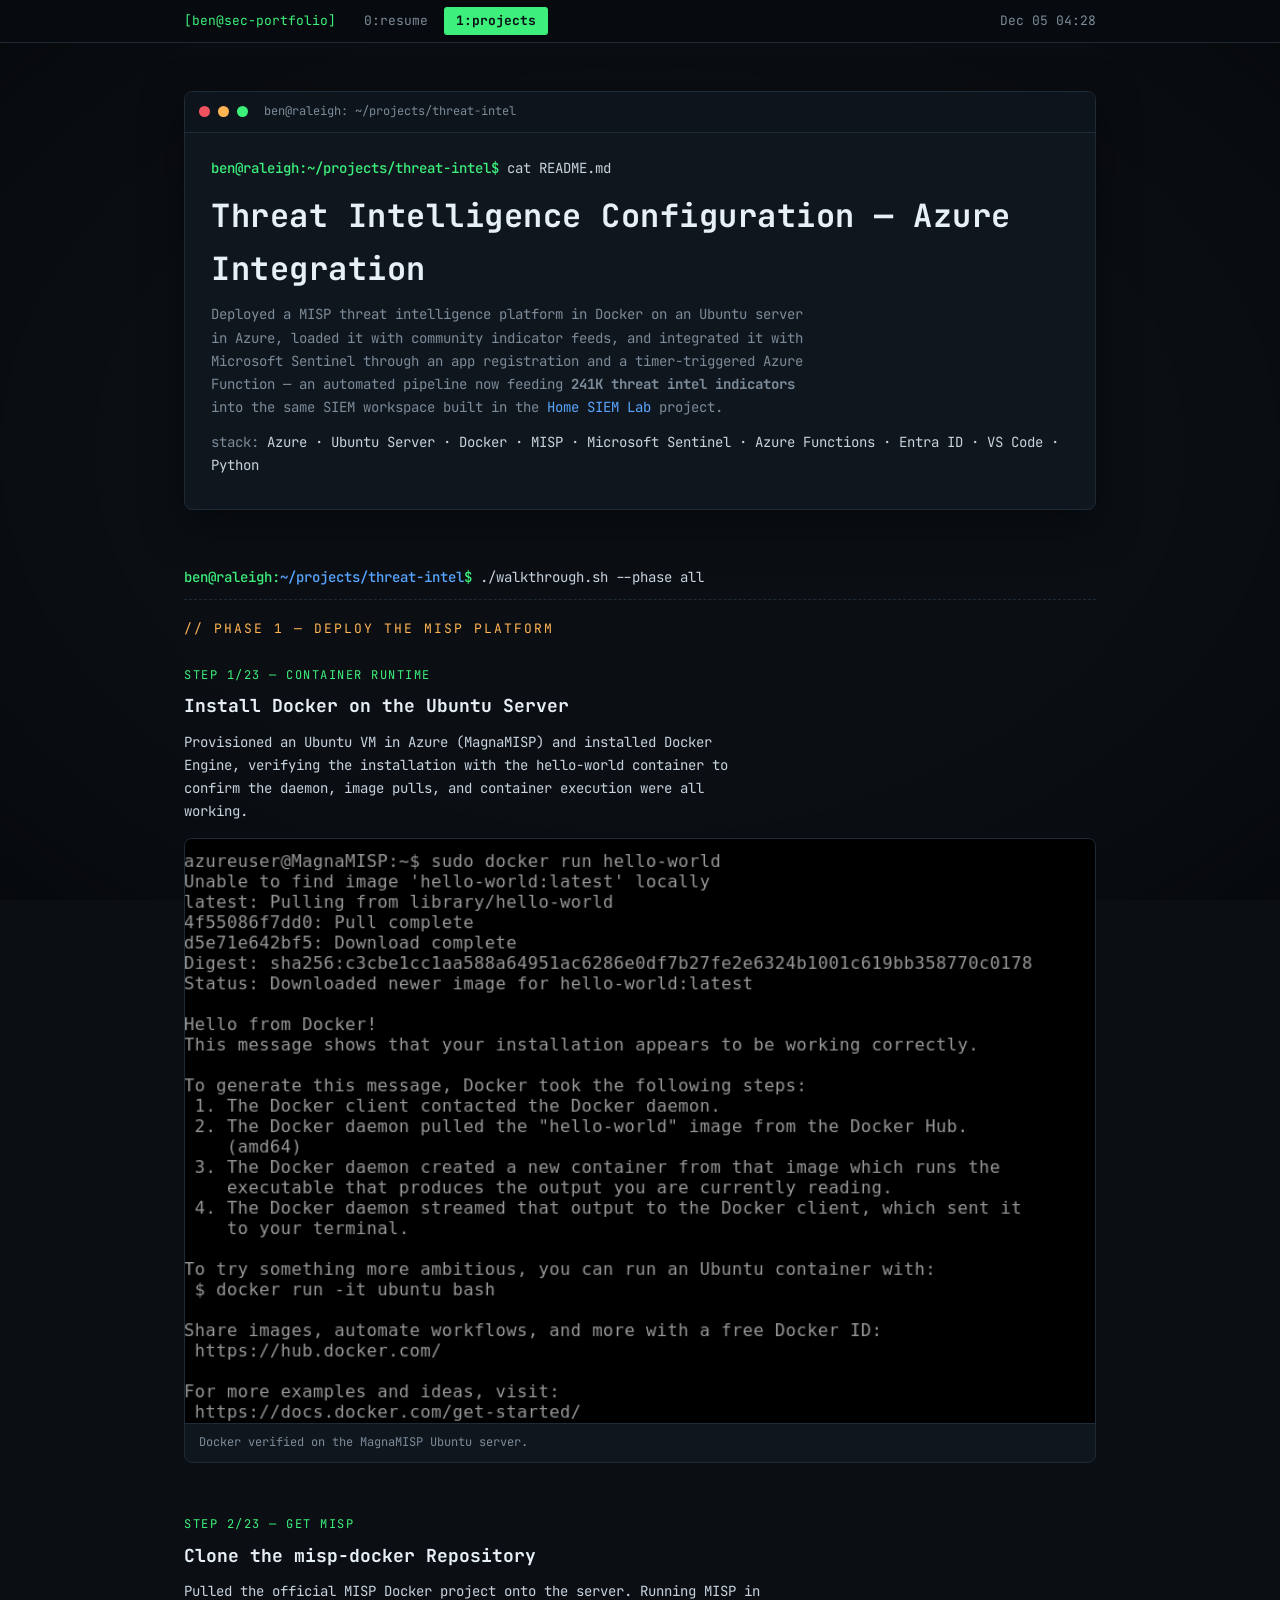
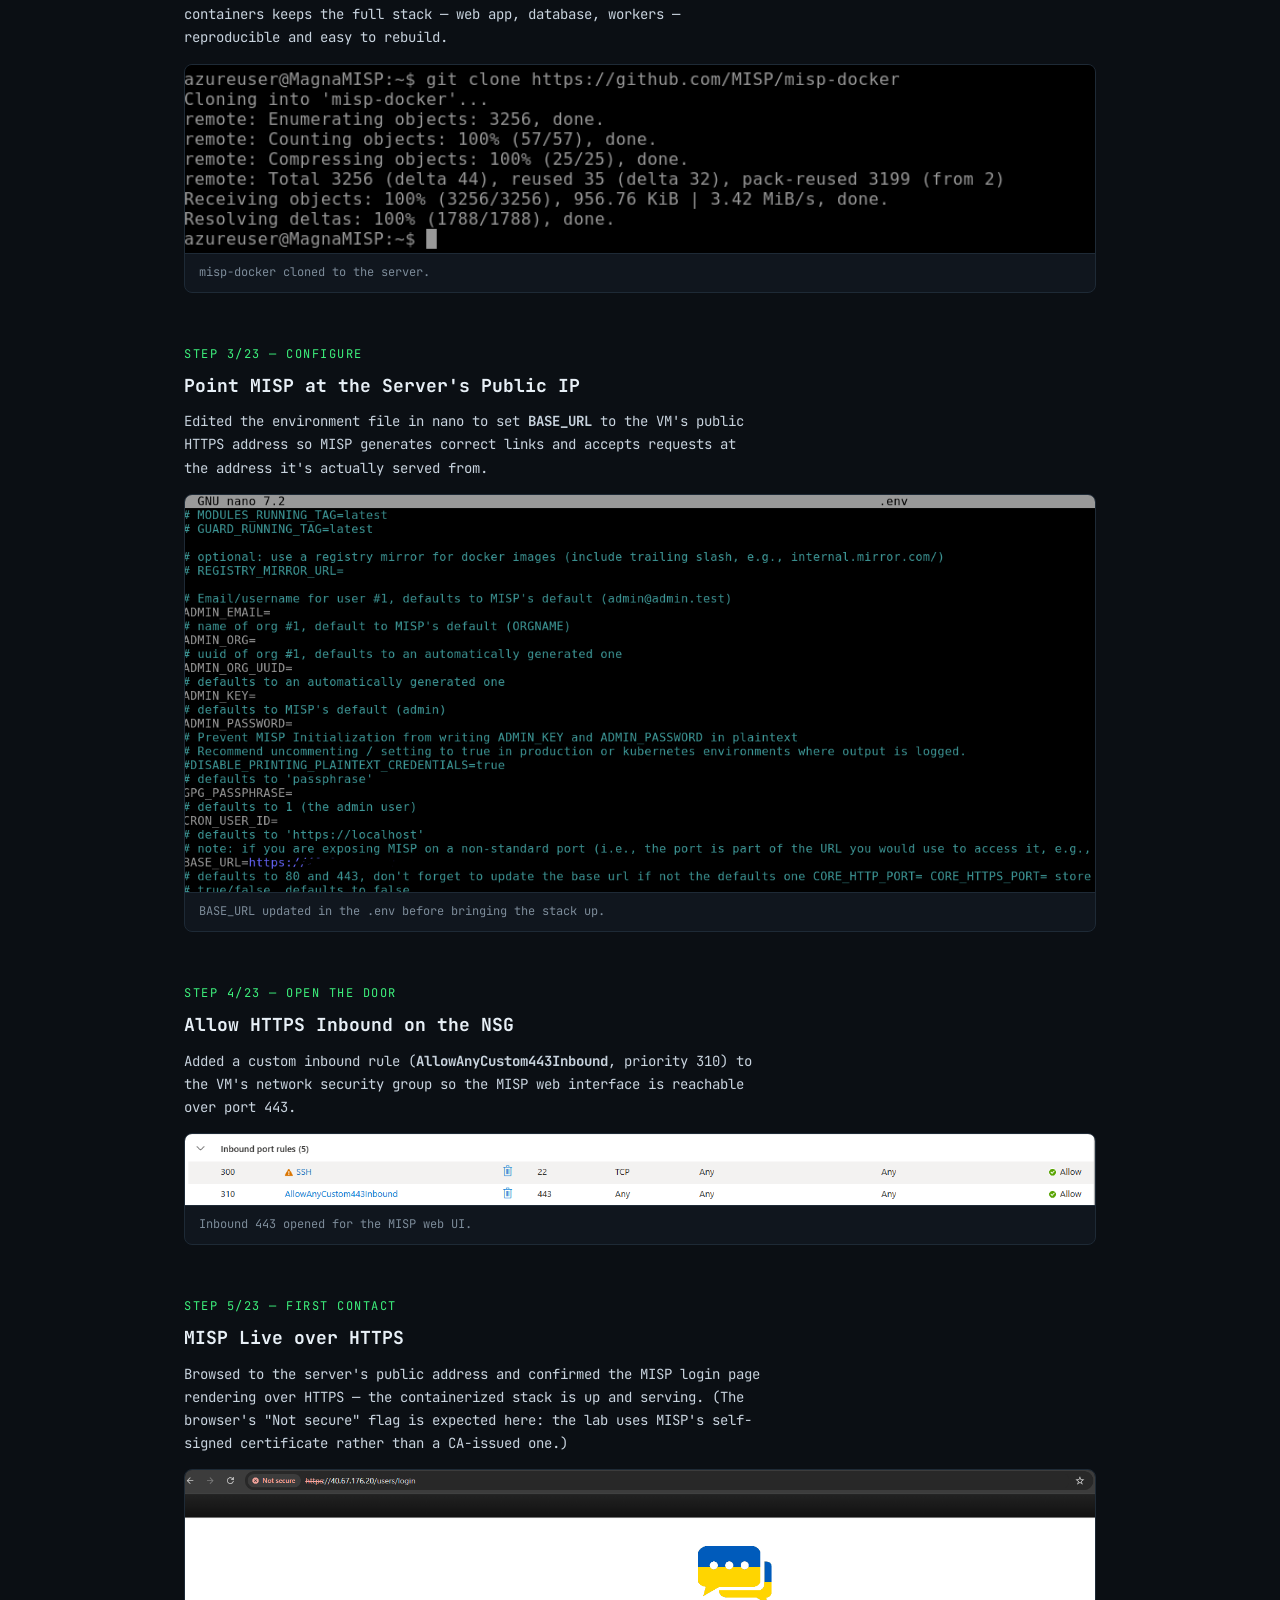
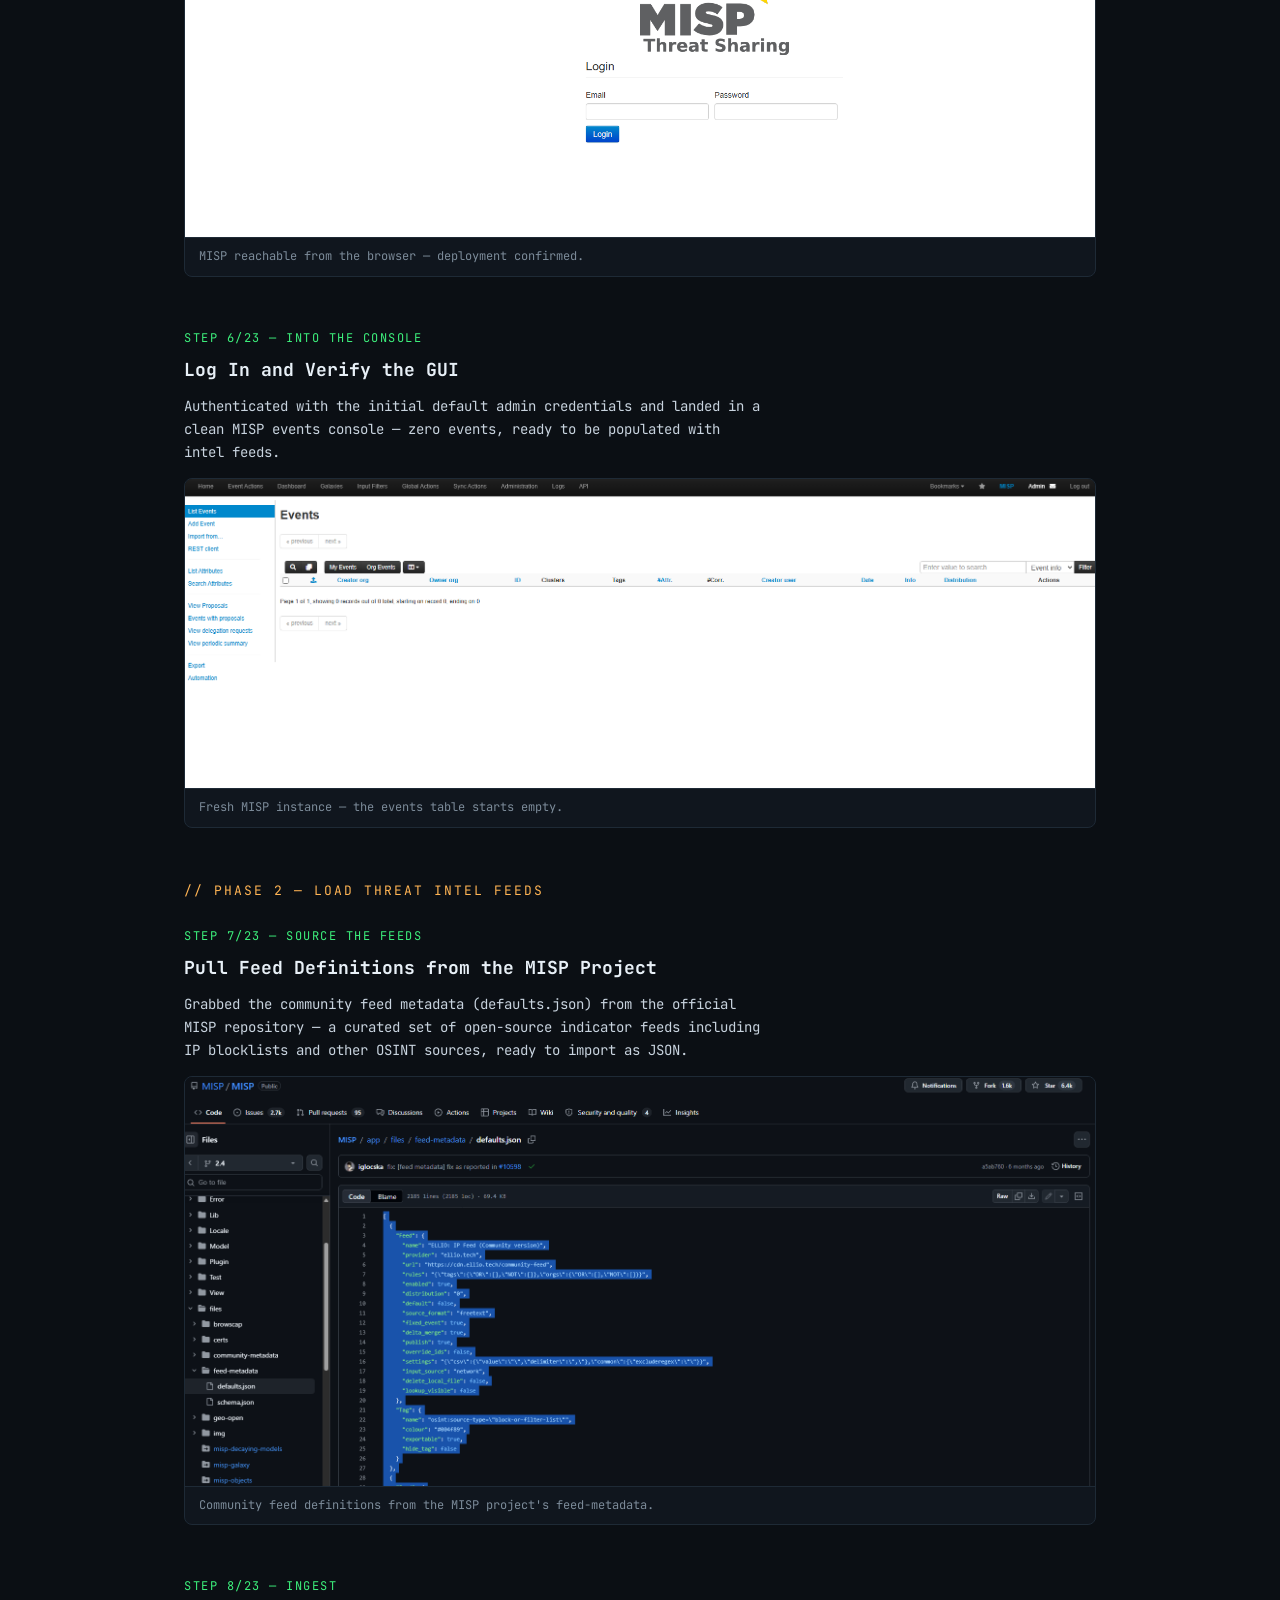
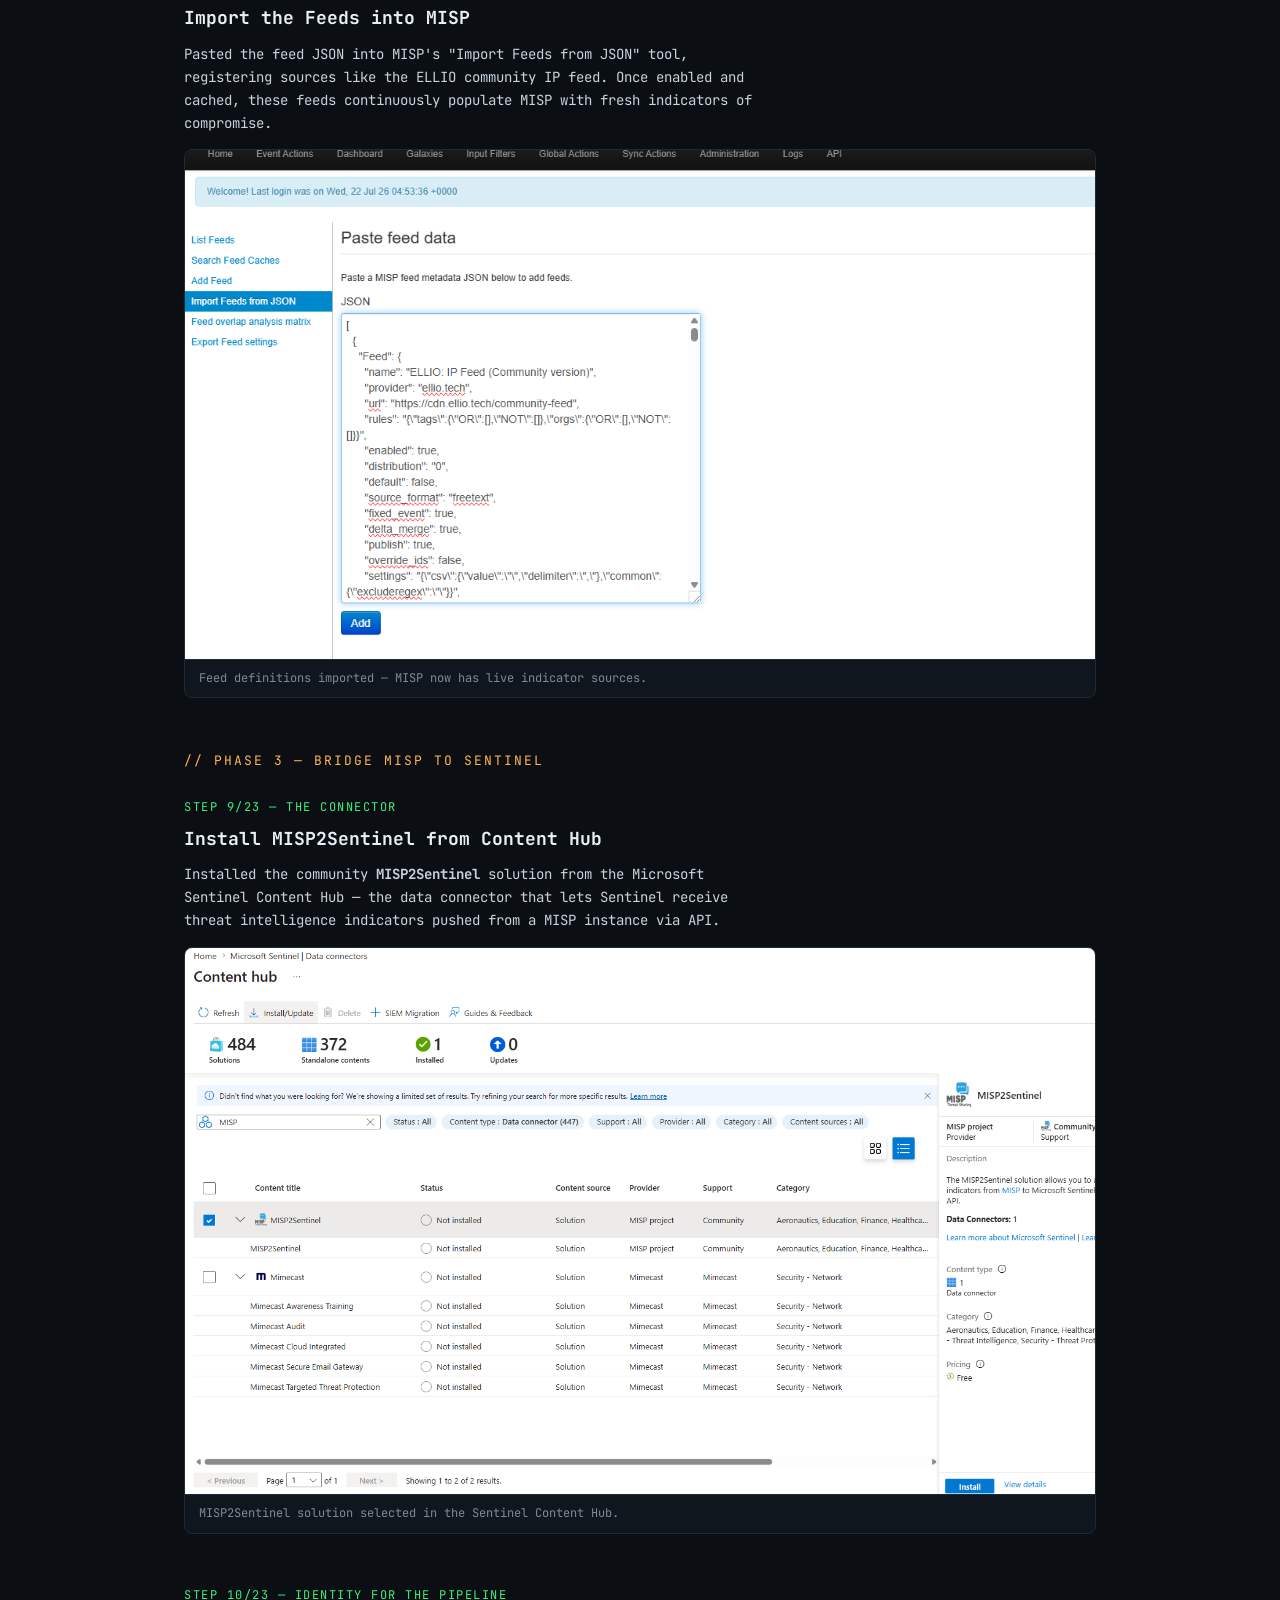
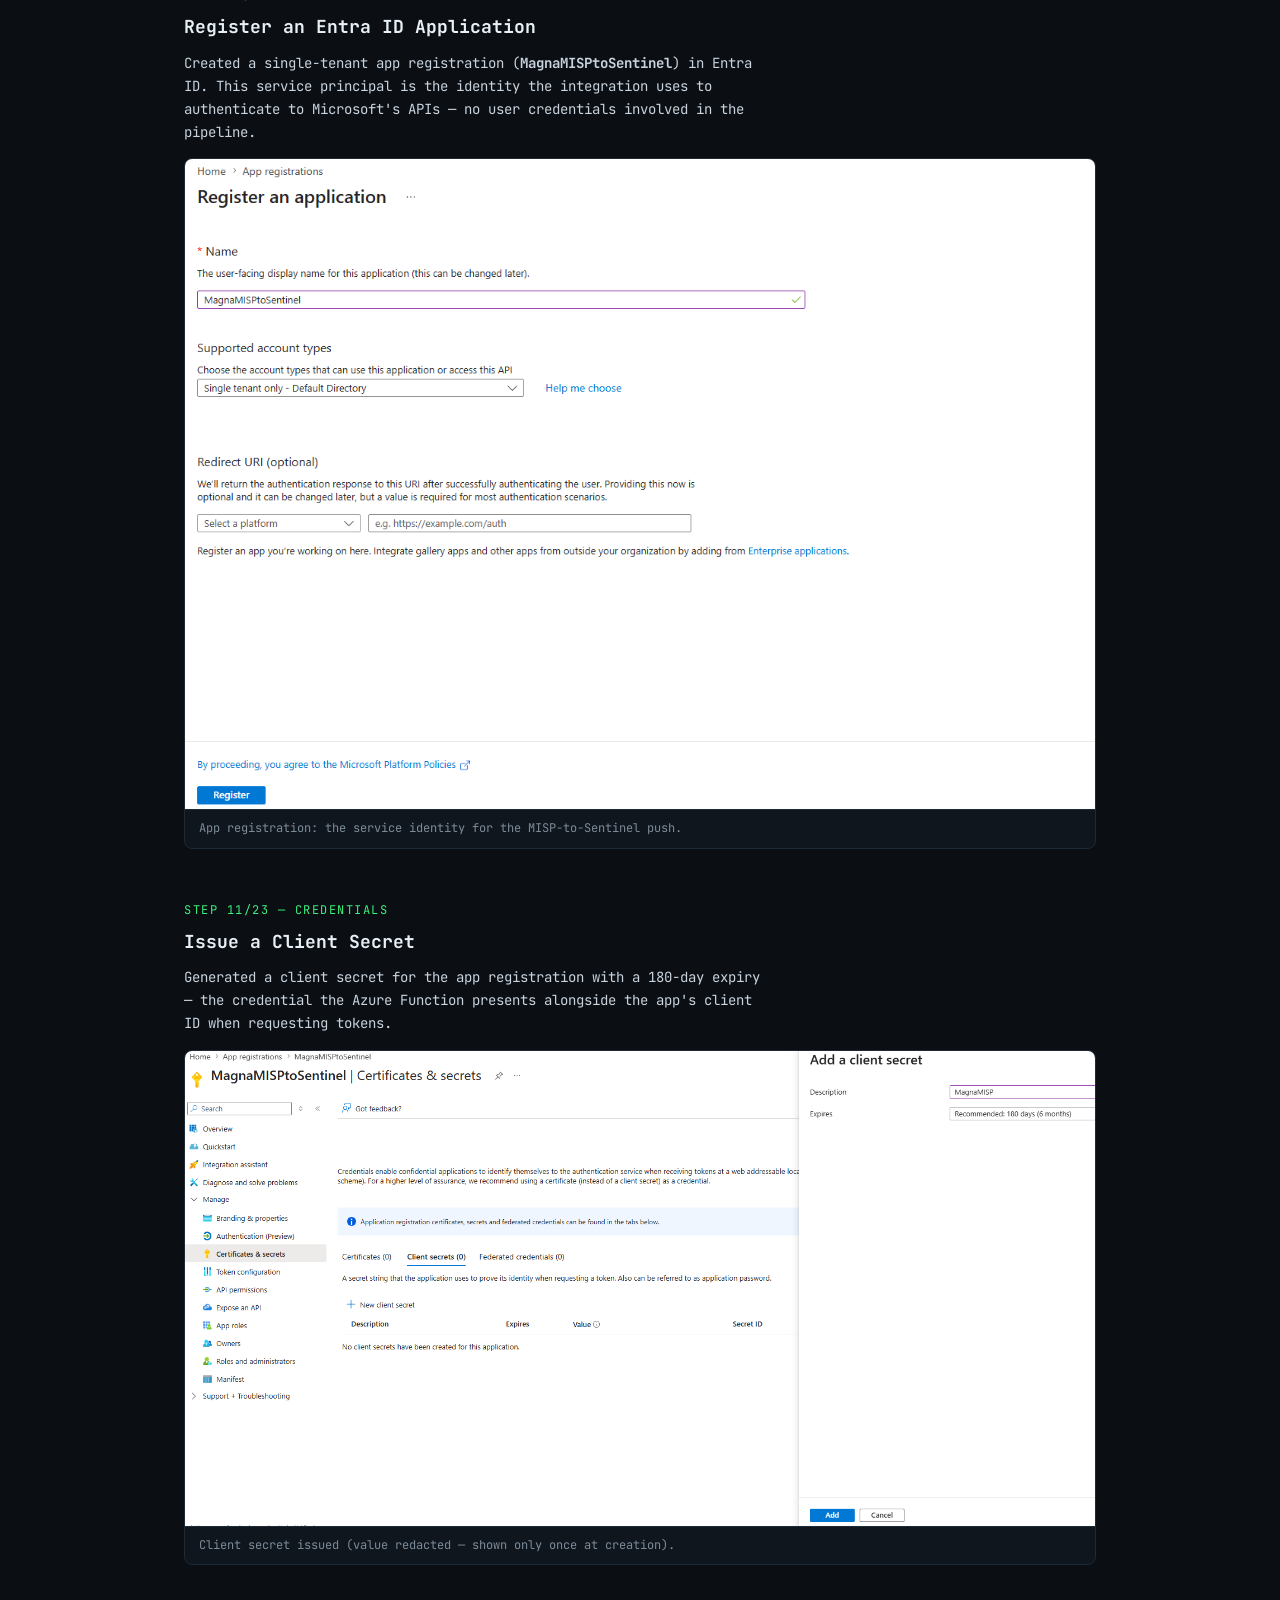
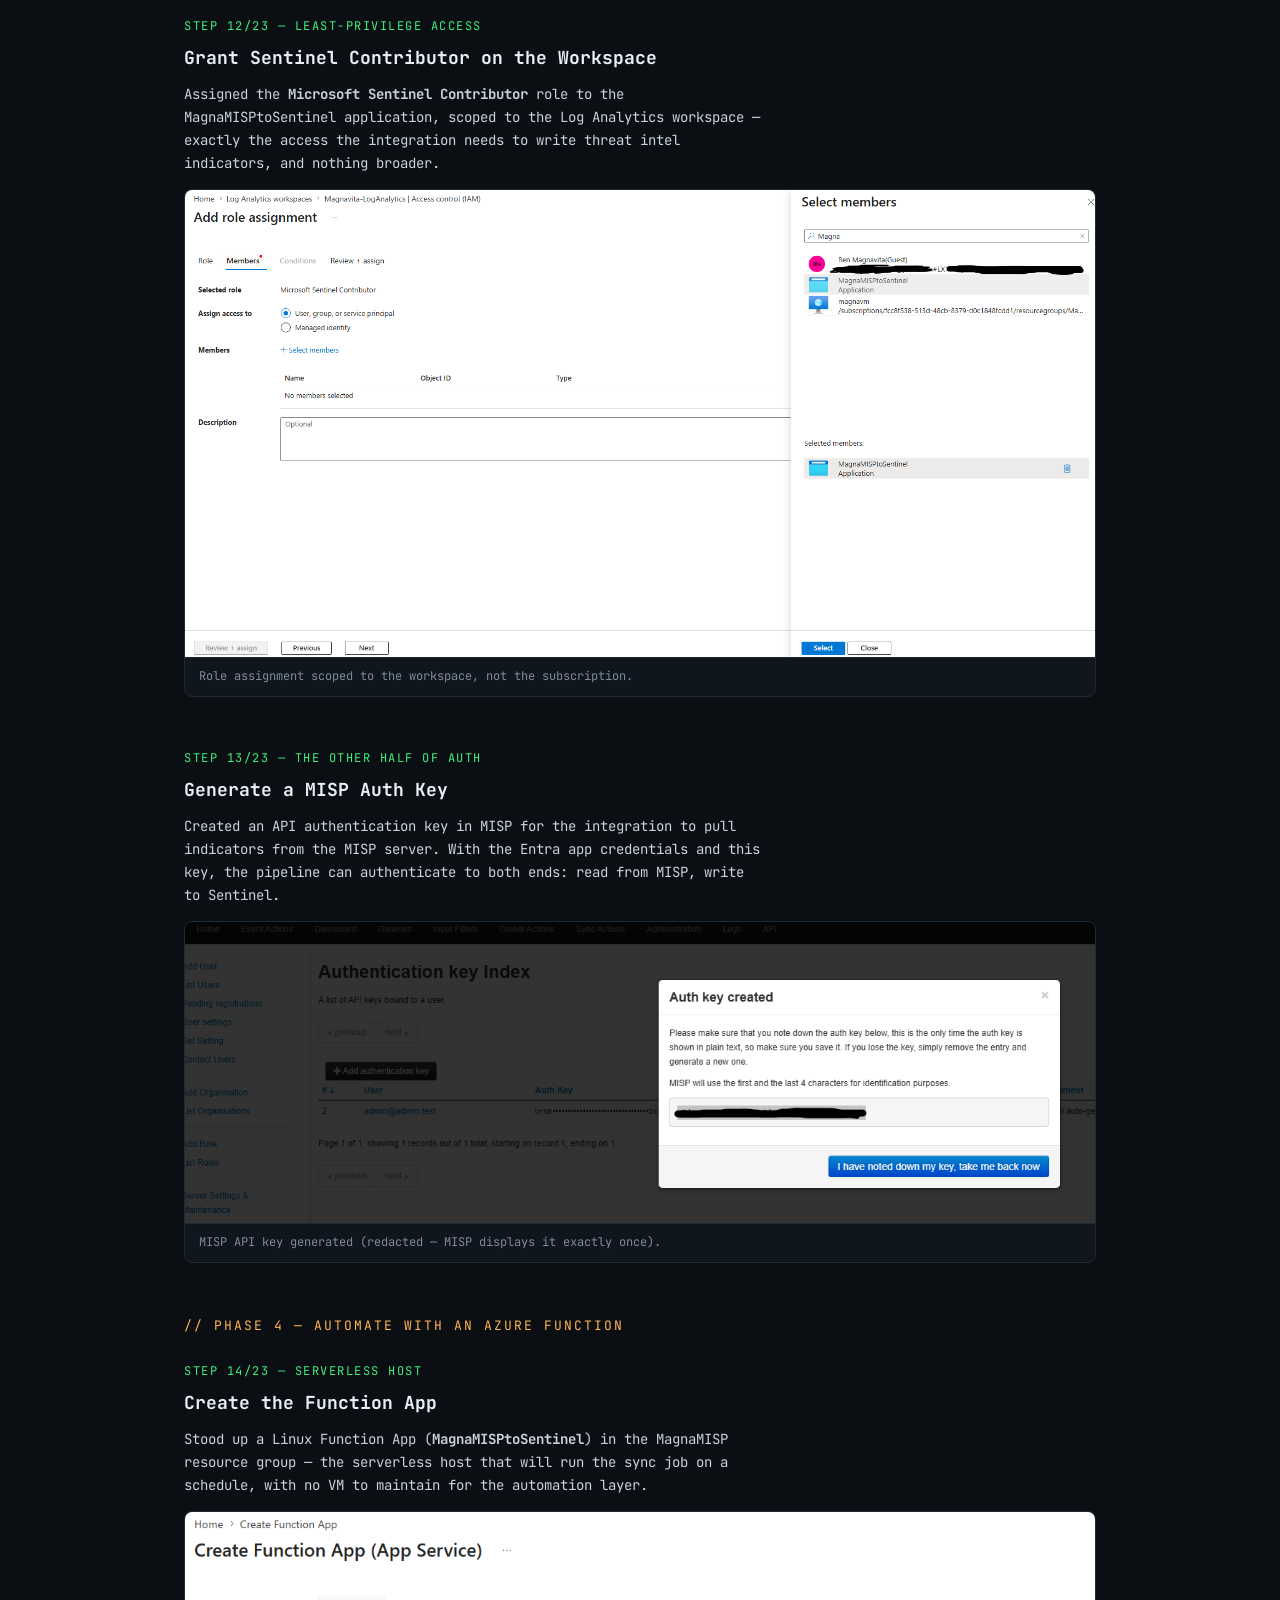
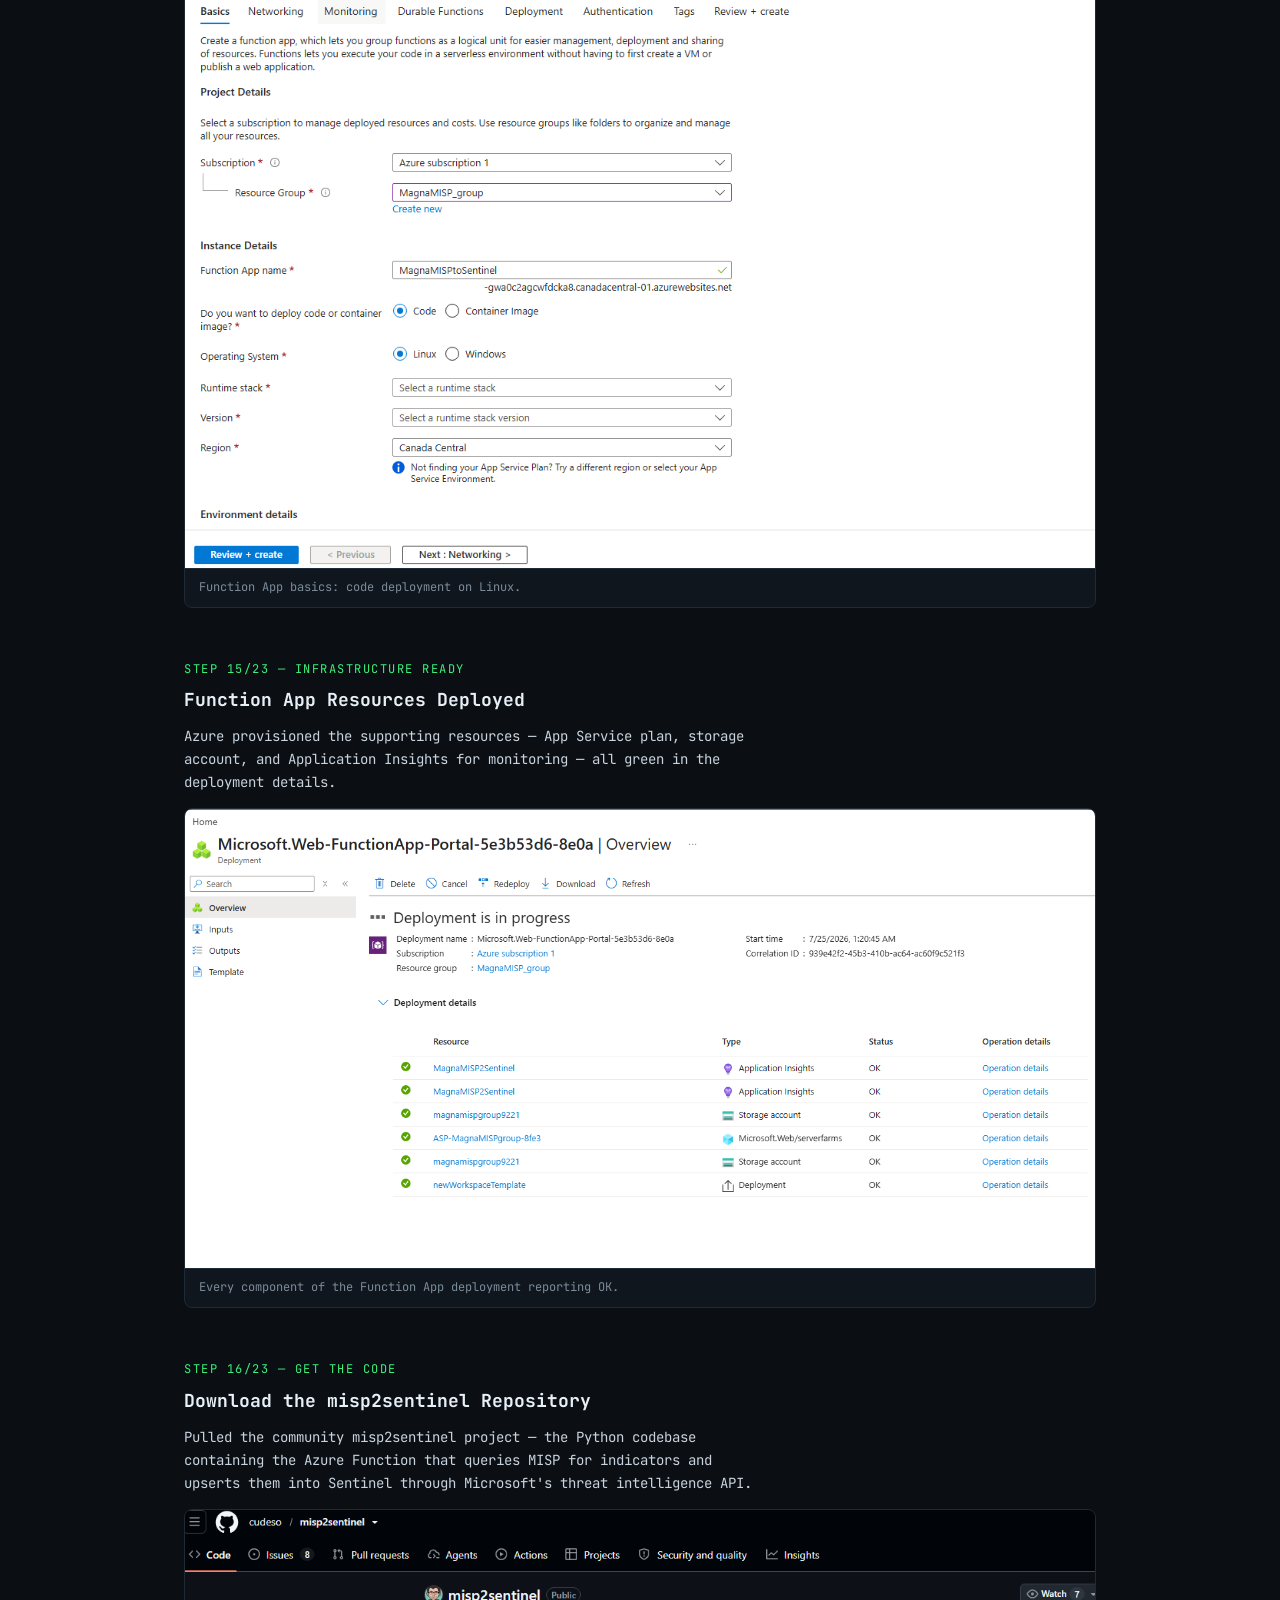
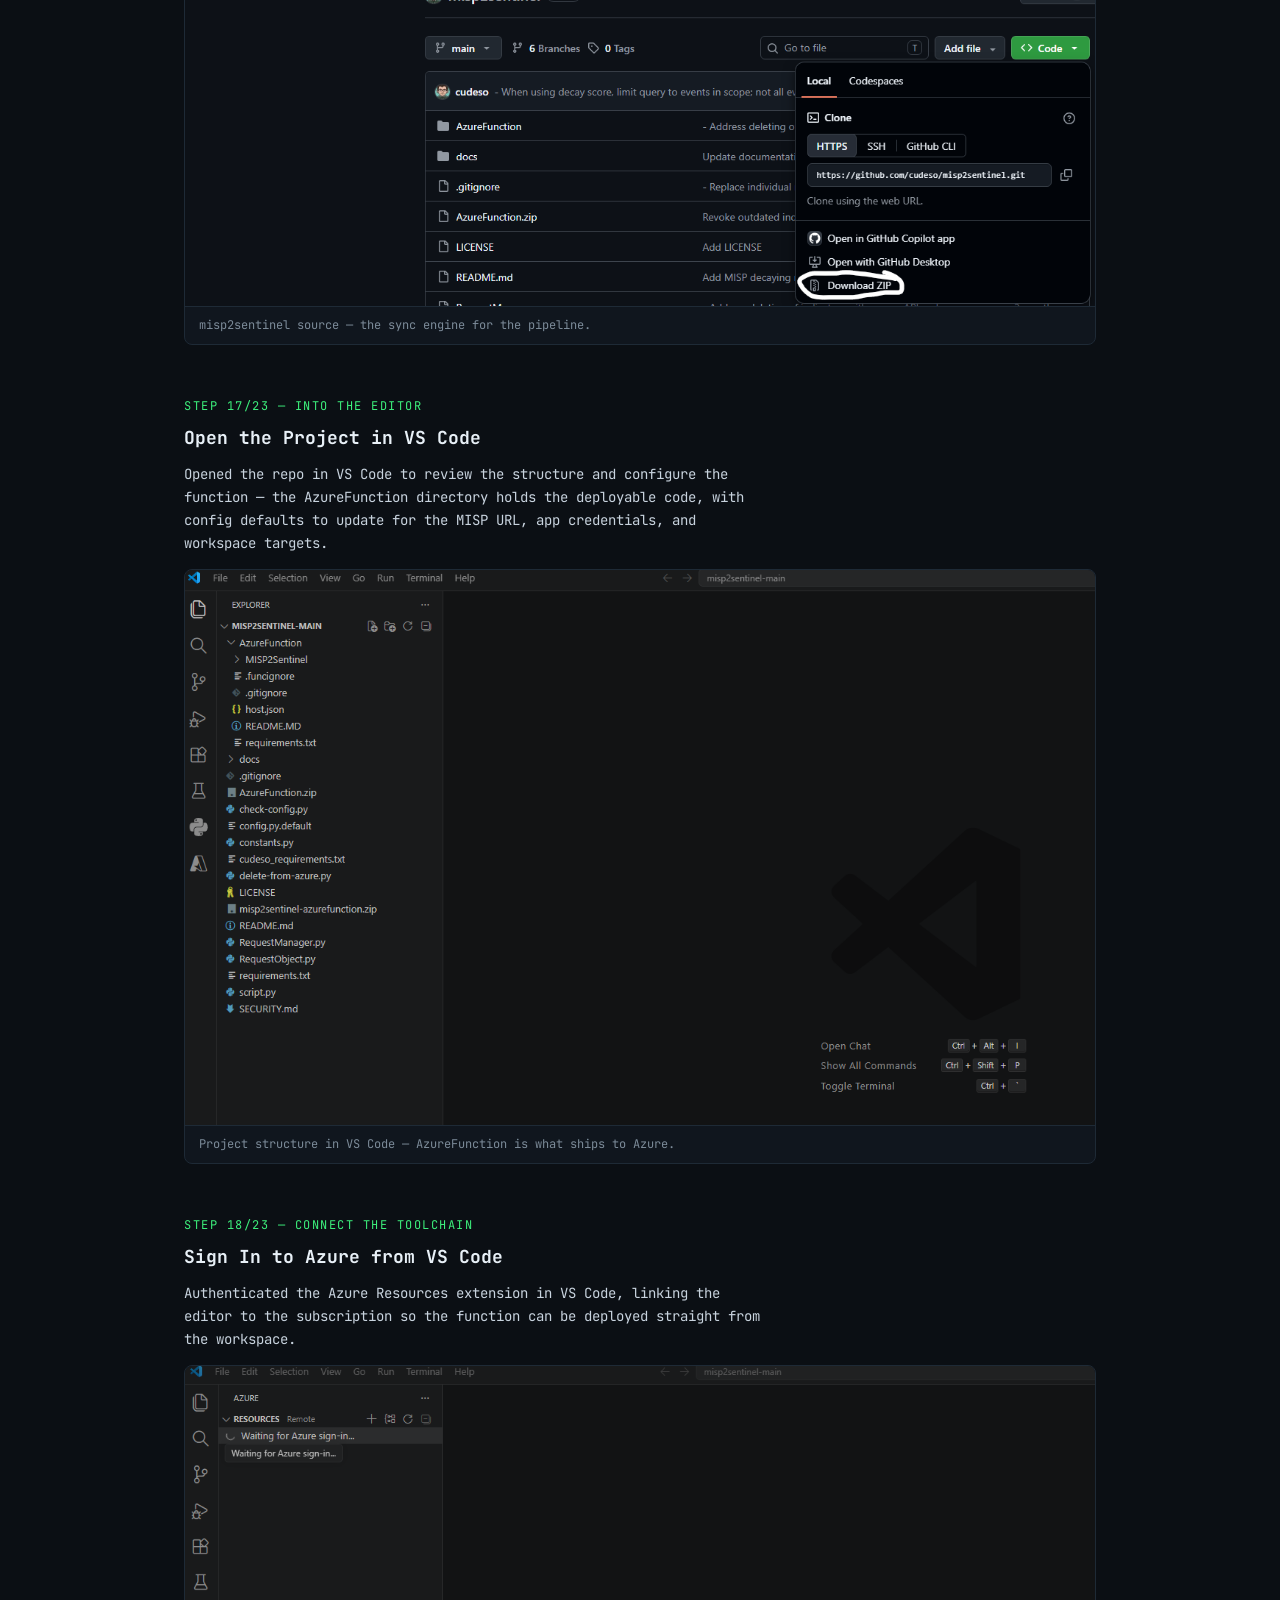
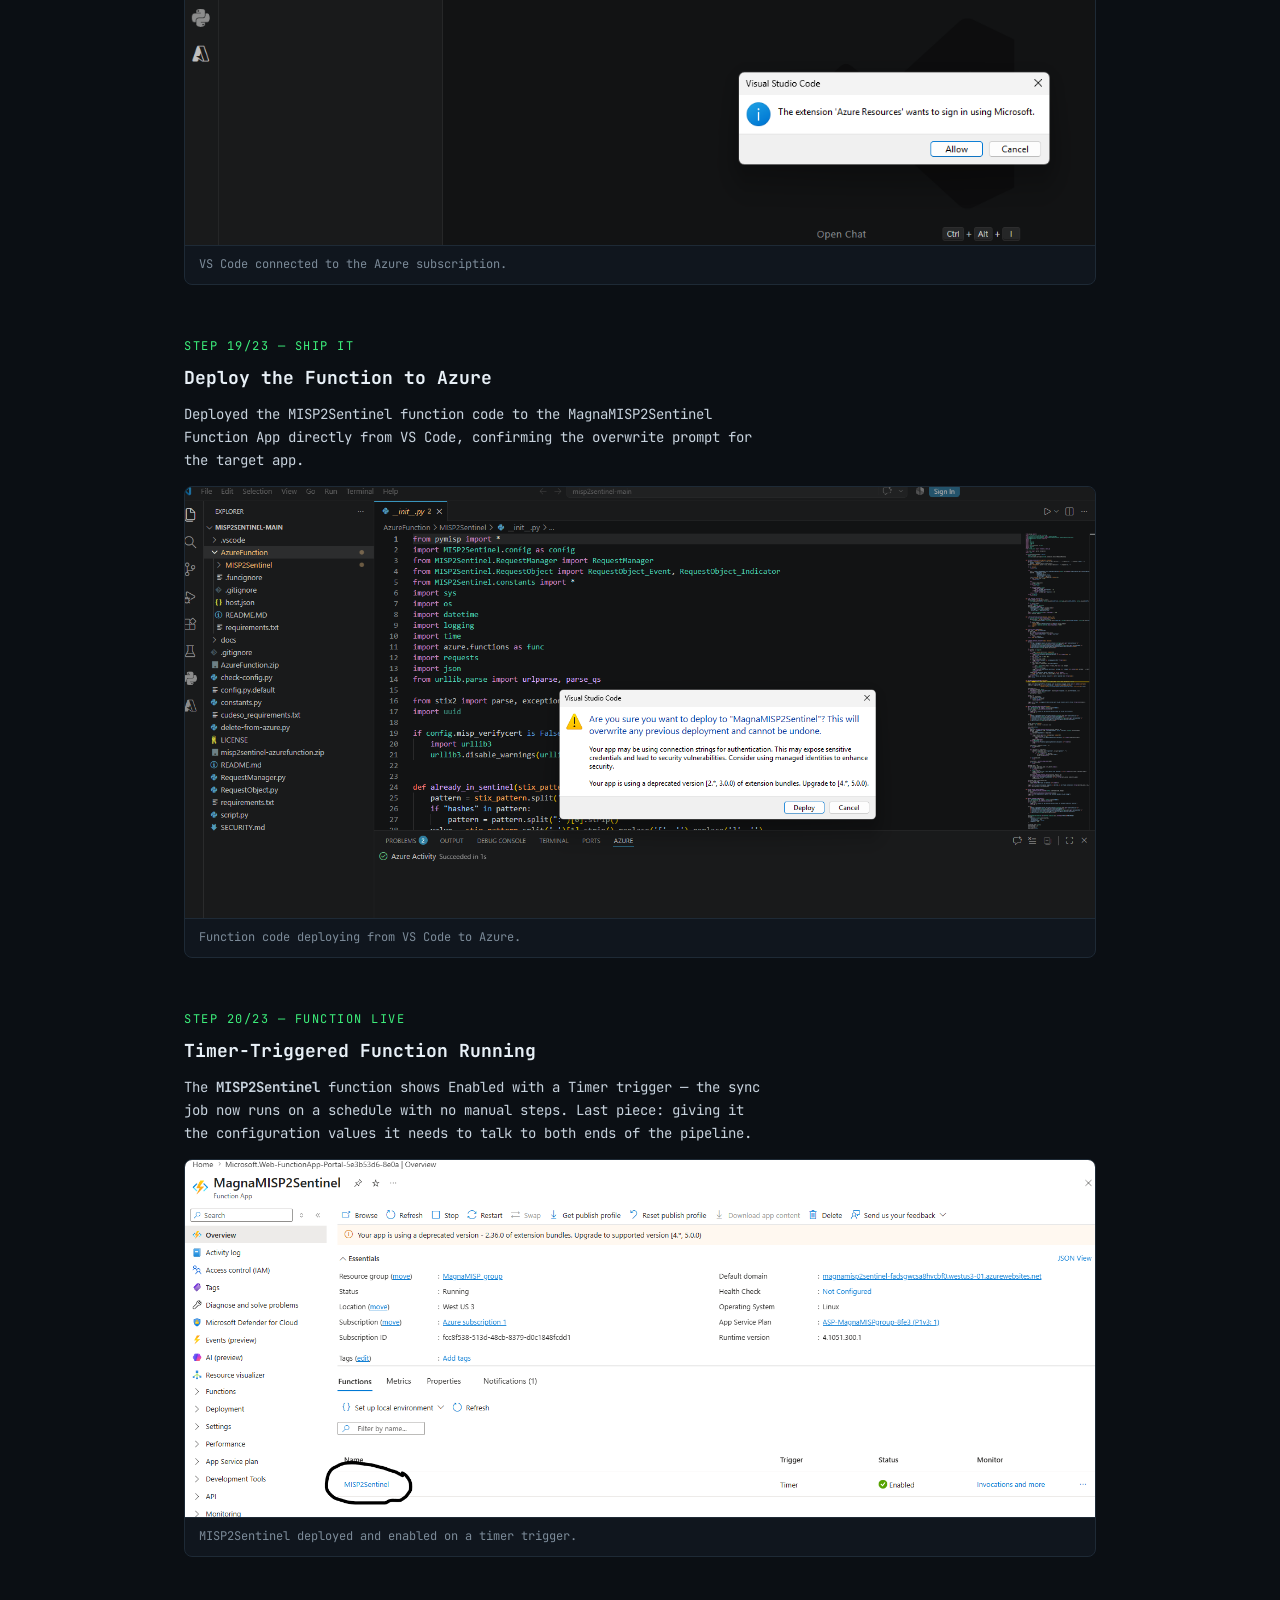
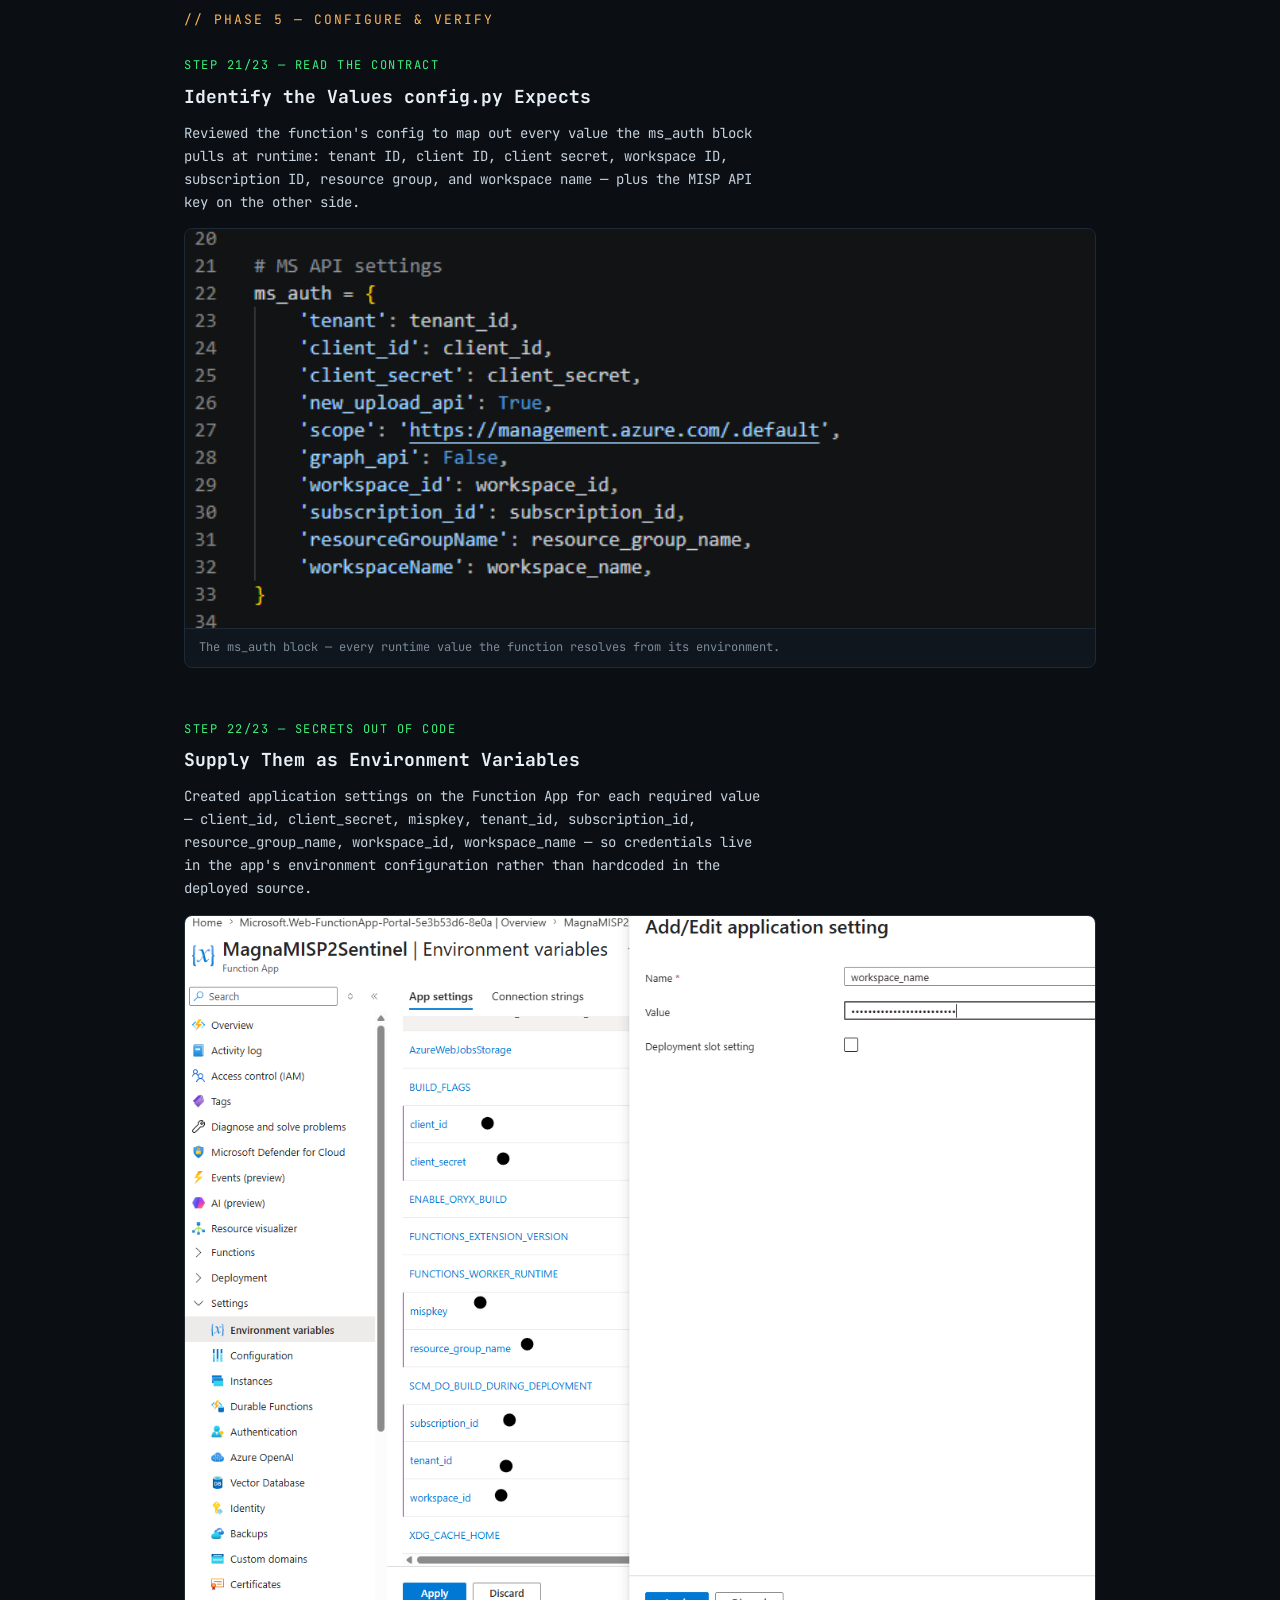
<file: threat-intel.html>
<!DOCTYPE html>
<html lang="en">
<head>
<meta charset="UTF-8">
<meta name="viewport" content="width=device-width, initial-scale=1.0">
<title>Threat Intelligence Configuration — Azure Integration | Ben Magnavita</title>
<meta name="description" content="Deploying a MISP threat intelligence platform in Docker on Ubuntu and integrating it with Microsoft Sentinel via an Azure Function App.">
<link rel="preconnect" href="https://fonts.googleapis.com">
<link rel="preconnect" href="https://fonts.gstatic.com" crossorigin>
<link href="https://fonts.googleapis.com/css2?family=JetBrains+Mono:wght@400;500;700&display=swap" rel="stylesheet">
<link rel="stylesheet" href="assets/style.css">
</head>
<body>

<nav class="topbar">
  <div class="topbar-inner">
    <span class="session">[ben@sec-portfolio]</span>
    <a class="tab" href="index.html">0:resume</a>
    <a class="tab active" href="projects.html">1:projects</a>
    <span class="clock" id="clock"></span>
  </div>
</nav>

<div class="wrap">

  <!-- ============ PROJECT HEADER ============ -->
  <div class="term" style="margin-top:48px;">
    <div class="term-head">
      <span class="dot dot-r"></span><span class="dot dot-y"></span><span class="dot dot-g"></span>
      <span class="title">ben@raleigh: ~/projects/threat-intel</span>
    </div>
    <div class="term-body">
      <div class="line"><span class="prompt">ben@raleigh:~/projects/threat-intel$</span> <span class="cmd">cat README.md</span></div>
      <div class="hero-name" style="font-size:clamp(22px,4vw,32px);">Threat Intelligence Configuration — Azure Integration</div>
      <div class="line out" style="margin-top:8px; max-width:75ch;">
        Deployed a MISP threat intelligence platform in Docker on an Ubuntu server in Azure, loaded it with
        community indicator feeds, and integrated it with Microsoft Sentinel through an app registration and
        a timer-triggered Azure Function — an automated pipeline now feeding <strong>241K threat intel
        indicators</strong> into the same SIEM workspace built in the <a href="siem-lab.html">Home SIEM Lab</a> project.
      </div>
      <div class="line" style="margin-top:12px;">
        <span class="out">stack:</span> <span class="cmd">Azure &middot; Ubuntu Server &middot; Docker &middot; MISP &middot; Microsoft Sentinel &middot; Azure Functions &middot; Entra ID &middot; VS Code &middot; Python</span>
      </div>
    </div>
  </div>

  <!-- ============ WALKTHROUGH ============ -->
  <section class="section">
    <div class="sec-cmd"><span class="prompt">ben@raleigh:<span class="path">~/projects/threat-intel</span>$</span> <span class="cmd">./walkthrough.sh --phase all</span></div>

    <!-- ==================== PHASE 1 ==================== -->
    <p style="color:var(--amber); font-size:13px; letter-spacing:2px; margin:10px 0 26px;">// PHASE 1 — DEPLOY THE MISP PLATFORM</p>

    <div class="step">
      <div class="step-label">STEP 1/23 — CONTAINER RUNTIME</div>
      <h3>Install Docker on the Ubuntu Server</h3>
      <p>Provisioned an Ubuntu VM in Azure (MagnaMISP) and installed Docker Engine, verifying the installation with the hello-world container to confirm the daemon, image pulls, and container execution were all working.</p>
      <div class="shot">
        <img src="assets/img/ti-01-docker-install.png" alt="Terminal output of docker run hello-world confirming a working Docker installation on Ubuntu">
        <div class="cap">Docker verified on the MagnaMISP Ubuntu server.</div>
      </div>
    </div>

    <div class="step">
      <div class="step-label">STEP 2/23 — GET MISP</div>
      <h3>Clone the misp-docker Repository</h3>
      <p>Pulled the official MISP Docker project onto the server. Running MISP in containers keeps the full stack — web app, database, workers — reproducible and easy to rebuild.</p>
      <div class="shot">
        <img src="assets/img/ti-02-clone-misp.png" alt="git clone of the MISP docker repository completing successfully">
        <div class="cap">misp-docker cloned to the server.</div>
      </div>
    </div>

    <div class="step">
      <div class="step-label">STEP 3/23 — CONFIGURE</div>
      <h3>Point MISP at the Server's Public IP</h3>
      <p>Edited the environment file in nano to set <strong>BASE_URL</strong> to the VM's public HTTPS address so MISP generates correct links and accepts requests at the address it's actually served from.</p>
      <div class="shot">
        <img src="assets/img/ti-03-env-config.png" alt="Editing the .env file in nano to update the BASE_URL to the public IP over HTTPS">
        <div class="cap">BASE_URL updated in the .env before bringing the stack up.</div>
      </div>
    </div>

    <div class="step">
      <div class="step-label">STEP 4/23 — OPEN THE DOOR</div>
      <h3>Allow HTTPS Inbound on the NSG</h3>
      <p>Added a custom inbound rule (<strong>AllowAnyCustom443Inbound</strong>, priority 310) to the VM's network security group so the MISP web interface is reachable over port 443.</p>
      <div class="shot">
        <img src="assets/img/ti-04-nsg-443.png" alt="Azure NSG inbound port rules showing SSH on 22 and a custom rule allowing 443">
        <div class="cap">Inbound 443 opened for the MISP web UI.</div>
      </div>
    </div>

    <div class="step">
      <div class="step-label">STEP 5/23 — FIRST CONTACT</div>
      <h3>MISP Live over HTTPS</h3>
      <p>Browsed to the server's public address and confirmed the MISP login page rendering over HTTPS — the containerized stack is up and serving. (The browser's "Not secure" flag is expected here: the lab uses MISP's self-signed certificate rather than a CA-issued one.)</p>
      <div class="shot">
        <img src="assets/img/ti-05-misp-live.png" alt="MISP Threat Sharing login page loaded in a browser over HTTPS">
        <div class="cap">MISP reachable from the browser — deployment confirmed.</div>
      </div>
    </div>

    <div class="step">
      <div class="step-label">STEP 6/23 — INTO THE CONSOLE</div>
      <h3>Log In and Verify the GUI</h3>
      <p>Authenticated with the initial default admin credentials and landed in a clean MISP events console — zero events, ready to be populated with intel feeds.</p>
      <div class="shot">
        <img src="assets/img/ti-06-misp-gui.png" alt="MISP events list page after first login showing an empty instance">
        <div class="cap">Fresh MISP instance — the events table starts empty.</div>
      </div>
    </div>

    <!-- ==================== PHASE 2 ==================== -->
    <p style="color:var(--amber); font-size:13px; letter-spacing:2px; margin:40px 0 26px;">// PHASE 2 — LOAD THREAT INTEL FEEDS</p>

    <div class="step">
      <div class="step-label">STEP 7/23 — SOURCE THE FEEDS</div>
      <h3>Pull Feed Definitions from the MISP Project</h3>
      <p>Grabbed the community feed metadata (defaults.json) from the official MISP repository — a curated set of open-source indicator feeds including IP blocklists and other OSINT sources, ready to import as JSON.</p>
      <div class="shot">
        <img src="assets/img/ti-07-feed-metadata.png" alt="MISP GitHub repository showing the feed-metadata defaults.json file with feed definitions selected">
        <div class="cap">Community feed definitions from the MISP project's feed-metadata.</div>
      </div>
    </div>

    <div class="step">
      <div class="step-label">STEP 8/23 — INGEST</div>
      <h3>Import the Feeds into MISP</h3>
      <p>Pasted the feed JSON into MISP's "Import Feeds from JSON" tool, registering sources like the ELLIO community IP feed. Once enabled and cached, these feeds continuously populate MISP with fresh indicators of compromise.</p>
      <div class="shot">
        <img src="assets/img/ti-08-import-feeds.png" alt="MISP paste feed data screen with feed JSON ready to be added">
        <div class="cap">Feed definitions imported — MISP now has live indicator sources.</div>
      </div>
    </div>

    <!-- ==================== PHASE 3 ==================== -->
    <p style="color:var(--amber); font-size:13px; letter-spacing:2px; margin:40px 0 26px;">// PHASE 3 — BRIDGE MISP TO SENTINEL</p>

    <div class="step">
      <div class="step-label">STEP 9/23 — THE CONNECTOR</div>
      <h3>Install MISP2Sentinel from Content Hub</h3>
      <p>Installed the community <strong>MISP2Sentinel</strong> solution from the Microsoft Sentinel Content Hub — the data connector that lets Sentinel receive threat intelligence indicators pushed from a MISP instance via API.</p>
      <div class="shot">
        <img src="assets/img/ti-09-connector.png" alt="Microsoft Sentinel Content Hub with the MISP2Sentinel solution selected for install">
        <div class="cap">MISP2Sentinel solution selected in the Sentinel Content Hub.</div>
      </div>
    </div>

    <div class="step">
      <div class="step-label">STEP 10/23 — IDENTITY FOR THE PIPELINE</div>
      <h3>Register an Entra ID Application</h3>
      <p>Created a single-tenant app registration (<strong>MagnaMISPtoSentinel</strong>) in Entra ID. This service principal is the identity the integration uses to authenticate to Microsoft's APIs — no user credentials involved in the pipeline.</p>
      <div class="shot">
        <img src="assets/img/ti-10-app-registration.png" alt="Entra ID register an application screen for MagnaMISPtoSentinel, single tenant">
        <div class="cap">App registration: the service identity for the MISP-to-Sentinel push.</div>
      </div>
    </div>

    <div class="step">
      <div class="step-label">STEP 11/23 — CREDENTIALS</div>
      <h3>Issue a Client Secret</h3>
      <p>Generated a client secret for the app registration with a 180-day expiry — the credential the Azure Function presents alongside the app's client ID when requesting tokens.</p>
      <div class="shot">
        <img src="assets/img/ti-11-client-secret.png" alt="Adding a client secret to the MagnaMISPtoSentinel app registration">
        <div class="cap">Client secret issued (value redacted — shown only once at creation).</div>
      </div>
    </div>

    <div class="step">
      <div class="step-label">STEP 12/23 — LEAST-PRIVILEGE ACCESS</div>
      <h3>Grant Sentinel Contributor on the Workspace</h3>
      <p>Assigned the <strong>Microsoft Sentinel Contributor</strong> role to the MagnaMISPtoSentinel application, scoped to the Log Analytics workspace — exactly the access the integration needs to write threat intel indicators, and nothing broader.</p>
      <div class="shot">
        <img src="assets/img/ti-12-role-assignment.png" alt="Azure role assignment adding the MagnaMISPtoSentinel application to the Microsoft Sentinel Contributor role on the workspace">
        <div class="cap">Role assignment scoped to the workspace, not the subscription.</div>
      </div>
    </div>

    <div class="step">
      <div class="step-label">STEP 13/23 — THE OTHER HALF OF AUTH</div>
      <h3>Generate a MISP Auth Key</h3>
      <p>Created an API authentication key in MISP for the integration to pull indicators from the MISP server. With the Entra app credentials and this key, the pipeline can authenticate to both ends: read from MISP, write to Sentinel.</p>
      <div class="shot">
        <img src="assets/img/ti-13-auth-key.png" alt="MISP auth key created dialog with the key value redacted">
        <div class="cap">MISP API key generated (redacted — MISP displays it exactly once).</div>
      </div>
    </div>

    <!-- ==================== PHASE 4 ==================== -->
    <p style="color:var(--amber); font-size:13px; letter-spacing:2px; margin:40px 0 26px;">// PHASE 4 — AUTOMATE WITH AN AZURE FUNCTION</p>

    <div class="step">
      <div class="step-label">STEP 14/23 — SERVERLESS HOST</div>
      <h3>Create the Function App</h3>
      <p>Stood up a Linux Function App (<strong>MagnaMISPtoSentinel</strong>) in the MagnaMISP resource group — the serverless host that will run the sync job on a schedule, with no VM to maintain for the automation layer.</p>
      <div class="shot">
        <img src="assets/img/ti-14-create-function-app.png" alt="Azure Create Function App form with the MagnaMISPtoSentinel app name in the MagnaMISP resource group on Linux">
        <div class="cap">Function App basics: code deployment on Linux.</div>
      </div>
    </div>

    <div class="step">
      <div class="step-label">STEP 15/23 — INFRASTRUCTURE READY</div>
      <h3>Function App Resources Deployed</h3>
      <p>Azure provisioned the supporting resources — App Service plan, storage account, and Application Insights for monitoring — all green in the deployment details.</p>
      <div class="shot">
        <img src="assets/img/ti-15-app-deployed.png" alt="Azure deployment overview showing the Function App resources provisioning successfully">
        <div class="cap">Every component of the Function App deployment reporting OK.</div>
      </div>
    </div>

    <div class="step">
      <div class="step-label">STEP 16/23 — GET THE CODE</div>
      <h3>Download the misp2sentinel Repository</h3>
      <p>Pulled the community misp2sentinel project — the Python codebase containing the Azure Function that queries MISP for indicators and upserts them into Sentinel through Microsoft's threat intelligence API.</p>
      <div class="shot">
        <img src="assets/img/ti-16-download-repo.png" alt="GitHub misp2sentinel repository with the Download ZIP option highlighted">
        <div class="cap">misp2sentinel source — the sync engine for the pipeline.</div>
      </div>
    </div>

    <div class="step">
      <div class="step-label">STEP 17/23 — INTO THE EDITOR</div>
      <h3>Open the Project in VS Code</h3>
      <p>Opened the repo in VS Code to review the structure and configure the function — the AzureFunction directory holds the deployable code, with config defaults to update for the MISP URL, app credentials, and workspace targets.</p>
      <div class="shot">
        <img src="assets/img/ti-17-vscode.png" alt="VS Code explorer showing the misp2sentinel project structure including the AzureFunction directory">
        <div class="cap">Project structure in VS Code — AzureFunction is what ships to Azure.</div>
      </div>
    </div>

    <div class="step">
      <div class="step-label">STEP 18/23 — CONNECT THE TOOLCHAIN</div>
      <h3>Sign In to Azure from VS Code</h3>
      <p>Authenticated the Azure Resources extension in VS Code, linking the editor to the subscription so the function can be deployed straight from the workspace.</p>
      <div class="shot">
        <img src="assets/img/ti-18-azure-signin.png" alt="VS Code Azure Resources extension requesting Microsoft sign-in">
        <div class="cap">VS Code connected to the Azure subscription.</div>
      </div>
    </div>

    <div class="step">
      <div class="step-label">STEP 19/23 — SHIP IT</div>
      <h3>Deploy the Function to Azure</h3>
      <p>Deployed the MISP2Sentinel function code to the MagnaMISP2Sentinel Function App directly from VS Code, confirming the overwrite prompt for the target app.</p>
      <div class="shot">
        <img src="assets/img/ti-19-deploy.png" alt="VS Code deployment confirmation dialog for deploying to the MagnaMISP2Sentinel function app">
        <div class="cap">Function code deploying from VS Code to Azure.</div>
      </div>
    </div>

    <div class="step">
      <div class="step-label">STEP 20/23 — FUNCTION LIVE</div>
      <h3>Timer-Triggered Function Running</h3>
      <p>The <strong>MISP2Sentinel</strong> function shows Enabled with a Timer trigger — the sync job now runs on a schedule with no manual steps. Last piece: giving it the configuration values it needs to talk to both ends of the pipeline.</p>
      <div class="shot">
        <img src="assets/img/ti-20-success.png" alt="Function App overview showing the MISP2Sentinel function enabled with a timer trigger">
        <div class="cap">MISP2Sentinel deployed and enabled on a timer trigger.</div>
      </div>
    </div>

    <!-- ==================== PHASE 5 ==================== -->
    <p style="color:var(--amber); font-size:13px; letter-spacing:2px; margin:40px 0 26px;">// PHASE 5 — CONFIGURE &amp; VERIFY</p>

    <div class="step">
      <div class="step-label">STEP 21/23 — READ THE CONTRACT</div>
      <h3>Identify the Values config.py Expects</h3>
      <p>Reviewed the function's config to map out every value the ms_auth block pulls at runtime: tenant ID, client ID, client secret, workspace ID, subscription ID, resource group, and workspace name — plus the MISP API key on the other side.</p>
      <div class="shot">
        <img src="assets/img/ti-21-config-values.png" alt="config.py ms_auth block showing the tenant, client, secret, workspace, and subscription values the function requires">
        <div class="cap">The ms_auth block — every runtime value the function resolves from its environment.</div>
      </div>
    </div>

    <div class="step">
      <div class="step-label">STEP 22/23 — SECRETS OUT OF CODE</div>
      <h3>Supply Them as Environment Variables</h3>
      <p>Created application settings on the Function App for each required value — client_id, client_secret, mispkey, tenant_id, subscription_id, resource_group_name, workspace_id, workspace_name — so credentials live in the app's environment configuration rather than hardcoded in the deployed source.</p>
      <div class="shot">
        <img src="assets/img/ti-22-env-vars.png" alt="Function App environment variables page with all MISP2Sentinel settings populated and values hidden">
        <div class="cap">All pipeline credentials injected as app settings, not committed to code.</div>
      </div>
    </div>

    <div class="step">
      <div class="step-label">STEP 23/23 — PROOF OF LIFE</div>
      <h3>241K Indicators Feeding Sentinel</h3>
      <p>The result: Sentinel's Threat Intelligence blade shows <strong>241K indicators from 2 sources</strong> flowing into the workspace. This intel is now available to correlate against the live attack telemetry from the honeypot — the foundation for building analytics rules that alert when observed traffic matches known-bad indicators.</p>
      <div class="shot">
        <img src="assets/img/ti-23-indicators.png" alt="Microsoft Sentinel threat intelligence summary showing 241K TI indicators from 2 sources" style="max-width:420px;">
        <div class="cap">Pipeline verified end-to-end: 241K threat intel indicators live in Sentinel.</div>
      </div>
    </div>

  </section>

  <a class="backlink" href="projects.html">&larr; cd ../projects</a>

  <footer>
    <span>&copy; 2026 Ben Magnavita</span>
    <span><a href="mailto:Ben.magnavita@gmail.com">Ben.magnavita@gmail.com</a></span>
    <span><a href="https://linkedin.com/in/benmagnavita" target="_blank" rel="noopener">LinkedIn</a></span>
  </footer>

</div>

<script>
  function tick() {
    const d = new Date();
    document.getElementById('clock').textContent =
      d.toLocaleDateString('en-US', {month:'short', day:'2-digit'}) + ' ' +
      d.toLocaleTimeString('en-US', {hour:'2-digit', minute:'2-digit', hour12:false});
  }
  tick(); setInterval(tick, 30000);
</script>

</body>
</html>
</file>
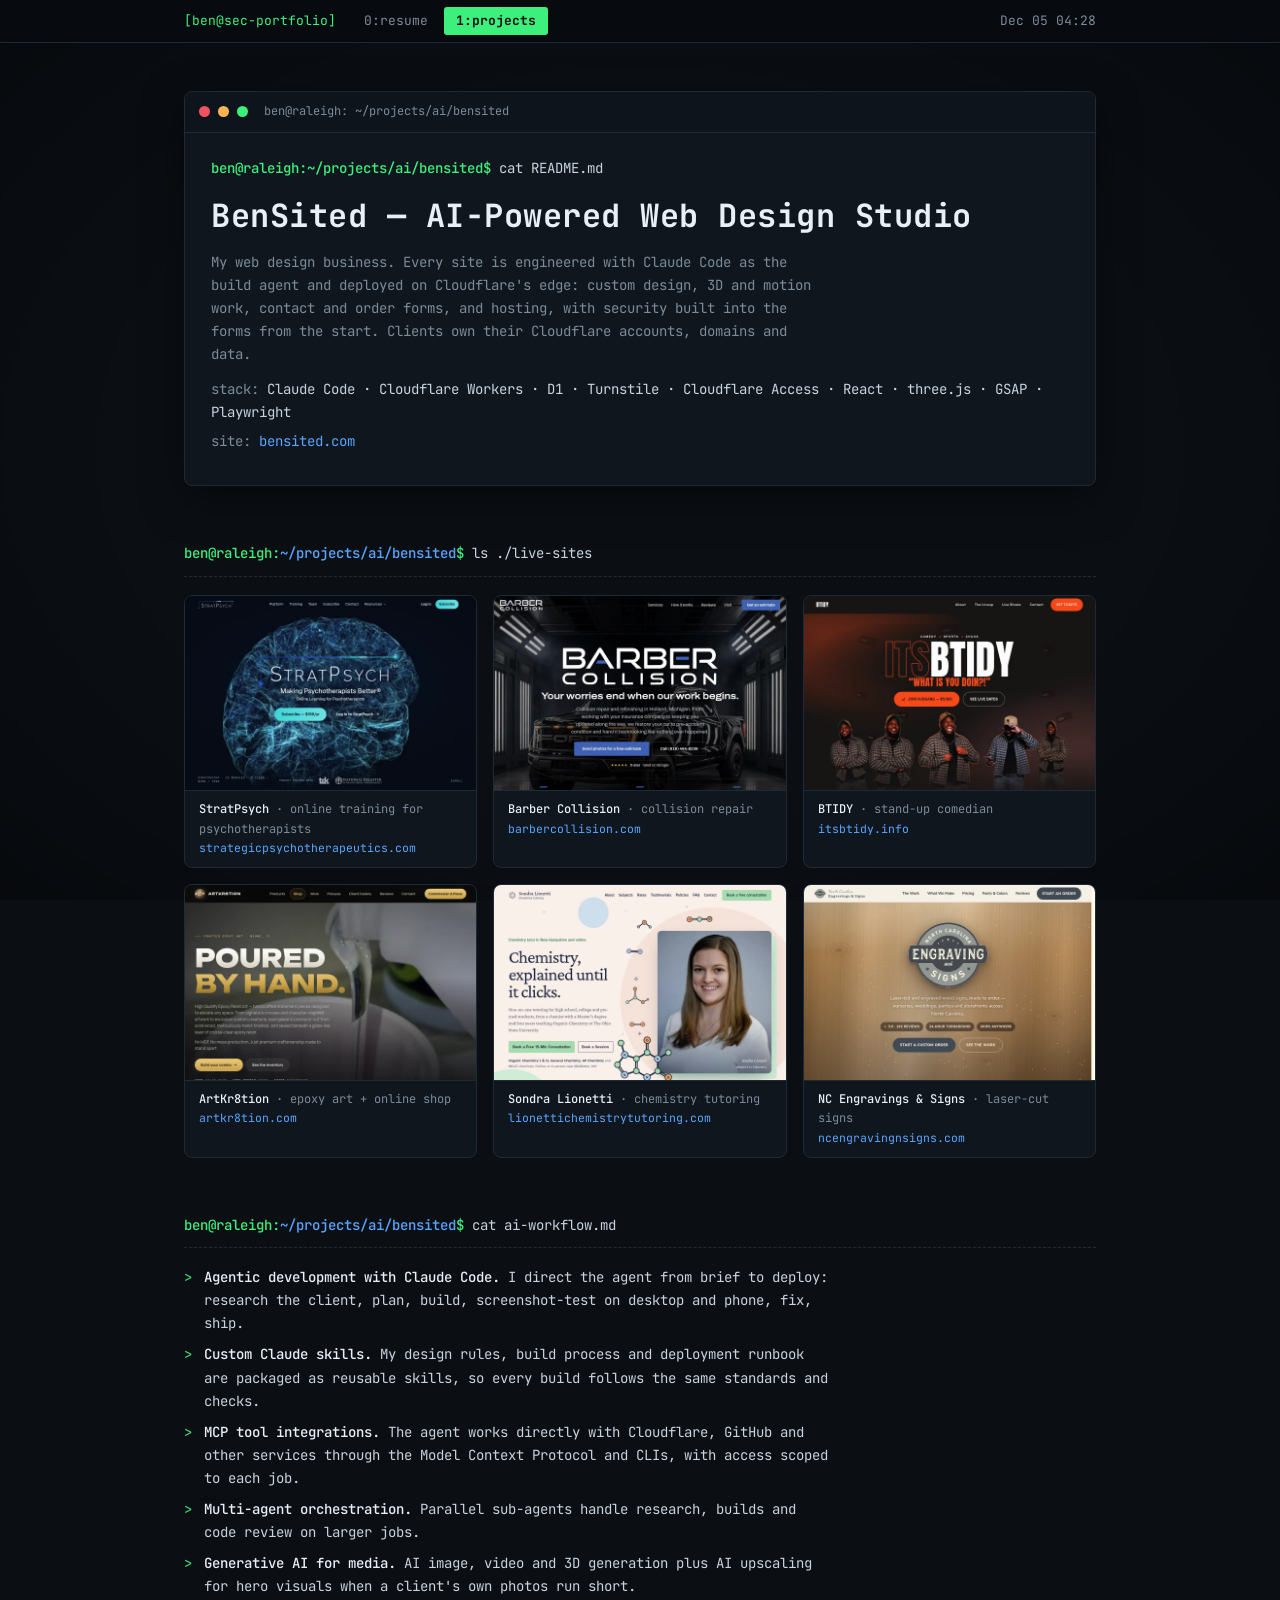
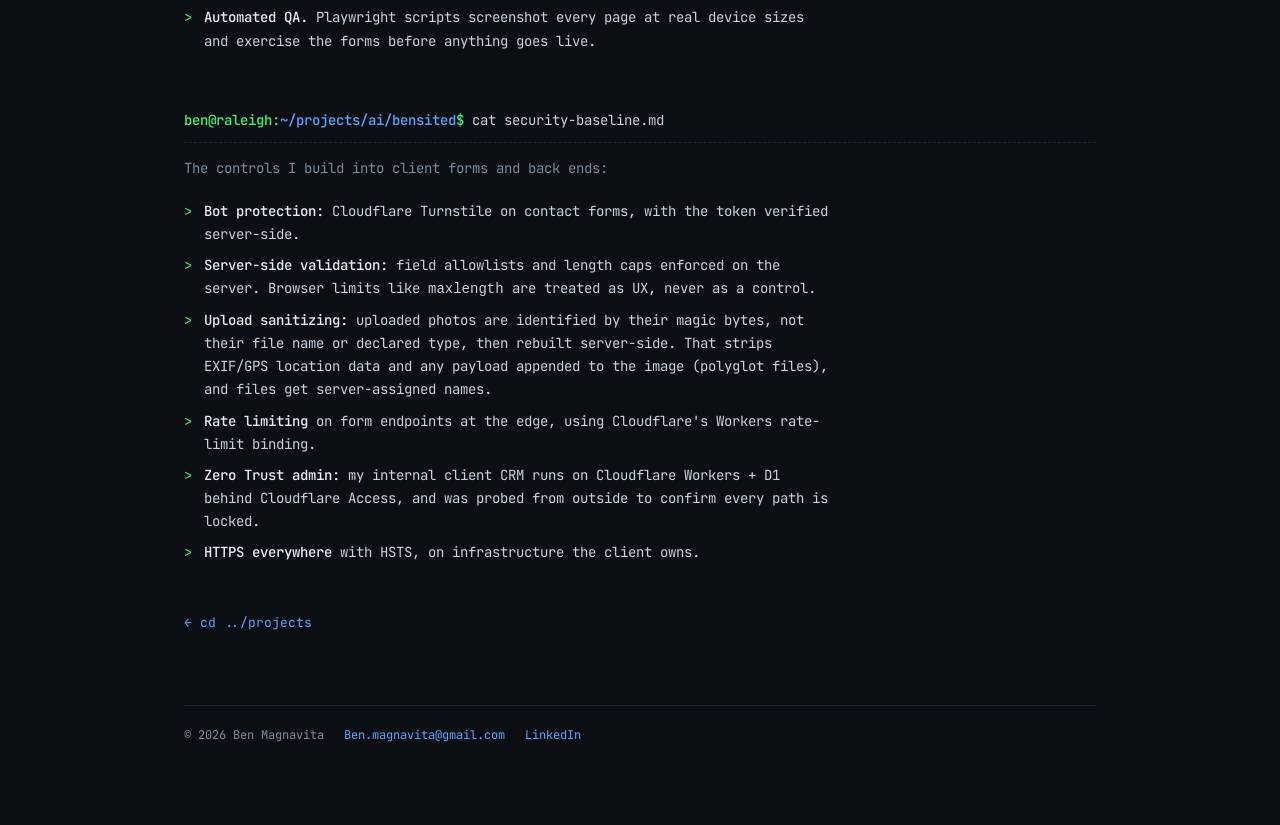
<file: web-design.html>
<!DOCTYPE html>
<html lang="en">
<head>
<meta charset="UTF-8">
<meta name="viewport" content="width=device-width, initial-scale=1.0">
<title>BenSited — AI-Powered Web Design | Ben Magnavita</title>
<meta name="description" content="BenSited: client websites engineered with Claude Code and shipped on Cloudflare Workers, hardened with Turnstile, rate limiting, server-side validation and upload sanitizing.">
<link rel="preconnect" href="https://fonts.googleapis.com">
<link rel="preconnect" href="https://fonts.gstatic.com" crossorigin>
<link href="https://fonts.googleapis.com/css2?family=JetBrains+Mono:wght@400;500;700&display=swap" rel="stylesheet">
<link rel="stylesheet" href="assets/style.css">
</head>
<body>

<nav class="topbar">
  <div class="topbar-inner">
    <span class="session">[ben@sec-portfolio]</span>
    <a class="tab" href="index.html">0:resume</a>
    <a class="tab active" href="projects.html">1:projects</a>
    <span class="clock" id="clock"></span>
  </div>
</nav>

<div class="wrap">

  <!-- ============ PROJECT HEADER ============ -->
  <div class="term" style="margin-top:48px;">
    <div class="term-head">
      <span class="dot dot-r"></span><span class="dot dot-y"></span><span class="dot dot-g"></span>
      <span class="title">ben@raleigh: ~/projects/ai/bensited</span>
    </div>
    <div class="term-body">
      <div class="line"><span class="prompt">ben@raleigh:~/projects/ai/bensited$</span> <span class="cmd">cat README.md</span></div>
      <div class="hero-name" style="font-size:clamp(22px,4vw,32px);">BenSited — AI-Powered Web Design Studio</div>
      <div class="line out" style="margin-top:8px; max-width:75ch;">
        My web design business. Every site is engineered with Claude Code as the build agent and deployed
        on Cloudflare's edge: custom design, 3D and motion work, contact and order forms, and hosting, with
        security built into the forms from the start. Clients own their Cloudflare accounts, domains and data.
      </div>
      <div class="line" style="margin-top:12px;">
        <span class="out">stack:</span> <span class="cmd">Claude Code &middot; Cloudflare Workers &middot; D1 &middot; Turnstile &middot; Cloudflare Access &middot; React &middot; three.js &middot; GSAP &middot; Playwright</span>
      </div>
      <div class="line" style="margin-top:6px;">
        <span class="out">site:</span> <a href="https://bensited.com" target="_blank" rel="noopener">bensited.com</a>
      </div>
    </div>
  </div>

  <!-- ============ LIVE SITES ============ -->
  <section class="section">
    <div class="sec-cmd"><span class="prompt">ben@raleigh:<span class="path">~/projects/ai/bensited</span>$</span> <span class="cmd">ls ./live-sites</span></div>
    <div class="gallery">
      <a class="shot" href="https://strategicpsychotherapeutics.com" target="_blank" rel="noopener">
        <img src="assets/img/web-stratpsych.webp" width="1200" height="800" loading="lazy" alt="StratPsych homepage hero: a glowing 3D brain behind the StratPsych wordmark">
        <div class="cap"><strong>StratPsych</strong> &middot; online training for psychotherapists<span>strategicpsychotherapeutics.com</span></div>
      </a>
      <a class="shot" href="https://barbercollision.com" target="_blank" rel="noopener">
        <img src="assets/img/web-barber-collision.webp" width="1200" height="800" loading="lazy" alt="Barber Collision homepage hero: a black truck in a lit paint booth under the Barber Collision logo">
        <div class="cap"><strong>Barber Collision</strong> &middot; collision repair<span>barbercollision.com</span></div>
      </a>
      <a class="shot" href="https://itsbtidy.info" target="_blank" rel="noopener">
        <img src="assets/img/web-btidy.webp" width="1200" height="800" loading="lazy" alt="BTIDY homepage hero: the ITSBTIDY wordmark over the comedian and his crew">
        <div class="cap"><strong>BTIDY</strong> &middot; stand-up comedian<span>itsbtidy.info</span></div>
      </a>
      <a class="shot" href="https://artkr8tion.com" target="_blank" rel="noopener">
        <img src="assets/img/web-artkr8tion.webp" width="1200" height="800" loading="lazy" alt="ArtKr8tion homepage hero: the headline Poured By Hand beside resin being poured">
        <div class="cap"><strong>ArtKr8tion</strong> &middot; epoxy art + online shop<span>artkr8tion.com</span></div>
      </a>
      <a class="shot" href="https://lionettichemistrytutoring.com" target="_blank" rel="noopener">
        <img src="assets/img/web-sondra-lionetti.webp" width="1200" height="800" loading="lazy" alt="Sondra Lionetti homepage hero: the headline Chemistry, explained until it clicks beside her portrait">
        <div class="cap"><strong>Sondra Lionetti</strong> &middot; chemistry tutoring<span>lionettichemistrytutoring.com</span></div>
      </a>
      <a class="shot" href="https://ncengravingnsigns.com" target="_blank" rel="noopener">
        <img src="assets/img/web-nc-engravings.webp" width="1200" height="800" loading="lazy" alt="North Carolina Engravings and Signs homepage hero: the round engraved logo on a wood background">
        <div class="cap"><strong>NC Engravings &amp; Signs</strong> &middot; laser-cut signs<span>ncengravingnsigns.com</span></div>
      </a>
    </div>
  </section>

  <!-- ============ AI WORKFLOW ============ -->
  <section class="section">
    <div class="sec-cmd"><span class="prompt">ben@raleigh:<span class="path">~/projects/ai/bensited</span>$</span> <span class="cmd">cat ai-workflow.md</span></div>
    <ul class="spec">
      <li><strong>Agentic development with Claude Code.</strong> I direct the agent from brief to deploy: research the client, plan, build, screenshot-test on desktop and phone, fix, ship.</li>
      <li><strong>Custom Claude skills.</strong> My design rules, build process and deployment runbook are packaged as reusable skills, so every build follows the same standards and checks.</li>
      <li><strong>MCP tool integrations.</strong> The agent works directly with Cloudflare, GitHub and other services through the Model Context Protocol and CLIs, with access scoped to each job.</li>
      <li><strong>Multi-agent orchestration.</strong> Parallel sub-agents handle research, builds and code review on larger jobs.</li>
      <li><strong>Generative AI for media.</strong> AI image, video and 3D generation plus AI upscaling for hero visuals when a client's own photos run short.</li>
      <li><strong>Automated QA.</strong> Playwright scripts screenshot every page at real device sizes and exercise the forms before anything goes live.</li>
    </ul>
  </section>

  <!-- ============ SECURITY ============ -->
  <section class="section">
    <div class="sec-cmd"><span class="prompt">ben@raleigh:<span class="path">~/projects/ai/bensited</span>$</span> <span class="cmd">cat security-baseline.md</span></div>
    <p class="sec-lede">The controls I build into client forms and back ends:</p>
    <ul class="spec">
      <li><strong>Bot protection:</strong> Cloudflare Turnstile on contact forms, with the token verified server-side.</li>
      <li><strong>Server-side validation:</strong> field allowlists and length caps enforced on the server. Browser limits like <code>maxlength</code> are treated as UX, never as a control.</li>
      <li><strong>Upload sanitizing:</strong> uploaded photos are identified by their magic bytes, not their file name or declared type, then rebuilt server-side. That strips EXIF/GPS location data and any payload appended to the image (polyglot files), and files get server-assigned names.</li>
      <li><strong>Rate limiting</strong> on form endpoints at the edge, using Cloudflare's Workers rate-limit binding.</li>
      <li><strong>Zero Trust admin:</strong> my internal client CRM runs on Cloudflare Workers + D1 behind Cloudflare Access, and was probed from outside to confirm every path is locked.</li>
      <li><strong>HTTPS everywhere</strong> with HSTS, on infrastructure the client owns.</li>
    </ul>
  </section>

  <a class="backlink" href="projects.html">&larr; cd ../projects</a>

  <footer>
    <span>&copy; 2026 Ben Magnavita</span>
    <span><a href="mailto:Ben.magnavita@gmail.com">Ben.magnavita@gmail.com</a></span>
    <span><a href="https://linkedin.com/in/benmagnavita" target="_blank" rel="noopener">LinkedIn</a></span>
  </footer>

</div>

<script>
  function tick() {
    const d = new Date();
    document.getElementById('clock').textContent =
      d.toLocaleDateString('en-US', {month:'short', day:'2-digit'}) + ' ' +
      d.toLocaleTimeString('en-US', {hour:'2-digit', minute:'2-digit', hour12:false});
  }
  tick(); setInterval(tick, 30000);
</script>

</body>
</html>
</file>
<file: assets/style.css>
/* ============================================================
   BEN MAGNAVITA — PORTFOLIO
   Terminal / SOC aesthetic. Shared across all pages.
   Palette:
     bg      #0B0F14   deep charcoal (Azure-dark inspired)
     panel   #10161E
     border  #1E2A36
     green   #3DF07C   prompt / primary accent
     amber   #FFB454   highlights, certs, warnings
     blue    #58A6FF   links, Azure references
     red     #F0525F   danger callouts (honeypot rule)
     text    #C8D3DE
     dim     #7C8B99
   ============================================================ */

:root {
  --bg: #0B0F14;
  --panel: #10161E;
  --panel-2: #0E141B;
  --border: #1E2A36;
  --green: #3DF07C;
  --amber: #FFB454;
  --blue: #58A6FF;
  --red: #F0525F;
  --text: #C8D3DE;
  --dim: #7C8B99;
  --mono: "JetBrains Mono", ui-monospace, "Cascadia Code", Consolas, monospace;
}

* { margin: 0; padding: 0; box-sizing: border-box; }

html { scroll-behavior: smooth; }

body {
  background: var(--bg);
  color: var(--text);
  font-family: var(--mono);
  font-size: 15px;
  line-height: 1.65;
  min-height: 100vh;
}

/* Subtle CRT vignette — atmosphere without hurting readability */
body::before {
  content: "";
  position: fixed;
  inset: 0;
  pointer-events: none;
  background: radial-gradient(ellipse at center, transparent 60%, rgba(0,0,0,0.35) 100%);
  z-index: 0;
}

.wrap {
  position: relative;
  z-index: 1;
  max-width: 960px;
  margin: 0 auto;
  padding: 0 24px 80px;
}

a { color: var(--blue); text-decoration: none; }
a:hover { text-decoration: underline; }
a:focus-visible, button:focus-visible {
  outline: 2px solid var(--green);
  outline-offset: 3px;
}

/* ---------- tmux-style top bar ---------- */
.topbar {
  position: sticky;
  top: 0;
  z-index: 10;
  background: #070B0F;
  border-bottom: 1px solid var(--border);
  font-size: 13px;
}
.topbar-inner {
  max-width: 960px;
  margin: 0 auto;
  padding: 0 24px;
  display: flex;
  align-items: center;
  gap: 4px;
  height: 42px;
}
.topbar .session {
  color: var(--green);
  margin-right: 12px;
  white-space: nowrap;
}
.topbar .tab {
  padding: 3px 12px;
  color: var(--dim);
  border-radius: 3px;
  white-space: nowrap;
}
.topbar .tab:hover { color: var(--text); background: var(--panel); text-decoration: none; }
.topbar .tab.active { color: var(--bg); background: var(--green); font-weight: 700; }
.topbar .clock { margin-left: auto; color: var(--dim); white-space: nowrap; }

/* ---------- terminal hero window ---------- */
.term {
  margin-top: 48px;
  background: var(--panel);
  border: 1px solid var(--border);
  border-radius: 8px;
  overflow: hidden;
  box-shadow: 0 12px 40px rgba(0,0,0,0.5);
}
.term-head {
  display: flex;
  align-items: center;
  gap: 8px;
  padding: 10px 14px;
  background: var(--panel-2);
  border-bottom: 1px solid var(--border);
  font-size: 12px;
  color: var(--dim);
}
.term-head .dot { width: 11px; height: 11px; border-radius: 50%; }
.dot-r { background: #F0525F; } .dot-y { background: #FFB454; } .dot-g { background: #3DF07C; }
.term-head .title { margin-left: 8px; }
.term-body { padding: 24px 26px 28px; font-size: 14px; }

.prompt { color: var(--green); font-weight: 500; }
.cmd { color: var(--text); }
.out { color: var(--dim); }
.term-body .line { margin-bottom: 4px; white-space: normal; overflow-wrap: break-word; }

.hero-name {
  font-size: clamp(26px, 5vw, 40px);
  font-weight: 700;
  color: #E8F0F7;
  letter-spacing: 0.5px;
  margin: 10px 0 2px;
}
.hero-role { color: var(--green); font-size: clamp(15px, 2.5vw, 18px); margin-bottom: 14px; }
.hero-meta { color: var(--dim); font-size: 13px; }
.hero-meta a { color: var(--blue); }

.cursor {
  display: inline-block;
  width: 9px;
  height: 18px;
  background: var(--green);
  vertical-align: text-bottom;
  animation: blink 1.1s steps(1) infinite;
}
@keyframes blink { 50% { opacity: 0; } }
@media (prefers-reduced-motion: reduce) {
  .cursor { animation: none; }
  html { scroll-behavior: auto; }
}

/* ---------- primary CTA button ---------- */
.btn {
  display: inline-block;
  margin-top: 16px;
  padding: 10px 22px;
  background: var(--green);
  color: var(--bg);
  font-family: var(--mono);
  font-size: 14px;
  font-weight: 700;
  border-radius: 5px;
  border: 1px solid var(--green);
  box-shadow: 0 0 18px rgba(61,240,124,0.35);
  transition: box-shadow 0.15s ease, transform 0.15s ease;
}
.btn:hover {
  text-decoration: none;
  transform: translateY(-1px);
  box-shadow: 0 0 28px rgba(61,240,124,0.55);
}
.btn .arrow { margin-left: 8px; }

/* Attention glow on the projects tab (used on non-project pages) */
.tab.glow {
  color: var(--green);
  border: 1px solid rgba(61,240,124,0.6);
  animation: tabpulse 2.2s ease-in-out infinite;
}
@keyframes tabpulse {
  0%, 100% { box-shadow: 0 0 0 rgba(61,240,124,0); }
  50% { box-shadow: 0 0 12px rgba(61,240,124,0.55); }
}
@media (prefers-reduced-motion: reduce) {
  .tab.glow { animation: none; box-shadow: 0 0 8px rgba(61,240,124,0.4); }
  .btn { transition: none; }
}

/* ---------- section headers as shell commands ---------- */
.section { margin-top: 56px; }
.sec-cmd {
  font-size: 14px;
  margin-bottom: 18px;
  border-bottom: 1px dashed var(--border);
  padding-bottom: 10px;
}
.sec-cmd .path { color: var(--blue); }

/* ---------- resume entries ---------- */
.job { margin-bottom: 34px; }
.job-top {
  display: flex;
  flex-wrap: wrap;
  align-items: baseline;
  gap: 6px 14px;
}
.job-org { color: #E8F0F7; font-weight: 700; font-size: 16px; }
.job-title { color: var(--green); font-size: 14px; }
.job-when {
  margin-left: auto;
  color: var(--dim);
  font-size: 12.5px;
  white-space: nowrap;
}
.job-promo {
  display: inline-block;
  font-size: 11px;
  color: var(--amber);
  border: 1px solid rgba(255,180,84,0.4);
  border-radius: 3px;
  padding: 1px 7px;
  margin-left: 2px;
}
.job ul { list-style: none; margin-top: 10px; }
.job li {
  padding-left: 20px;
  position: relative;
  margin-bottom: 7px;
  color: var(--text);
  font-size: 14px;
}
.job li::before {
  content: ">";
  position: absolute;
  left: 0;
  color: var(--green);
}

/* ---------- badges / chips ---------- */
.chips { display: flex; flex-wrap: wrap; gap: 8px; }
.chip {
  font-size: 12.5px;
  padding: 4px 11px;
  border: 1px solid var(--border);
  border-radius: 4px;
  background: var(--panel);
  color: var(--text);
}
.chip.cert { border-color: rgba(255,180,84,0.5); color: var(--amber); }
.chip.clearance { border-color: rgba(61,240,124,0.5); color: var(--green); font-weight: 700; }
.chip.progress { border-style: dashed; color: var(--dim); }

.two-col { display: grid; grid-template-columns: 1fr 1fr; gap: 28px; }
@media (max-width: 640px) { .two-col { grid-template-columns: 1fr; } }

.subhead { color: var(--dim); font-size: 12px; text-transform: uppercase; letter-spacing: 1.5px; margin-bottom: 10px; }

/* ---------- project cards ---------- */
.cards { display: grid; grid-template-columns: 1fr 1fr; gap: 20px; }
@media (max-width: 700px) { .cards { grid-template-columns: 1fr; } }

.card {
  display: block;
  background: var(--panel);
  border: 1px solid var(--border);
  border-radius: 8px;
  overflow: hidden;
  color: var(--text);
  transition: border-color 0.15s ease, transform 0.15s ease;
}
.card:hover { border-color: var(--green); transform: translateY(-2px); text-decoration: none; }
.card-thumb { width: 100%; aspect-ratio: 16/8; object-fit: cover; object-position: top; display: block; border-bottom: 1px solid var(--border); }
.card-body { padding: 16px 18px 18px; }
.card-status { font-size: 11px; color: var(--green); letter-spacing: 1px; }
.card-status.queued { color: var(--dim); }
.card h3 { color: #E8F0F7; font-size: 16px; margin: 6px 0 8px; }
.card p { font-size: 13px; color: var(--dim); }
.card .stack { margin-top: 12px; display: flex; flex-wrap: wrap; gap: 6px; }
.card .stack span {
  font-size: 11px;
  color: var(--blue);
  border: 1px solid rgba(88,166,255,0.35);
  border-radius: 3px;
  padding: 1px 7px;
}
.card.placeholder { border-style: dashed; }
.card.placeholder .card-thumb-empty {
  aspect-ratio: 16/8;
  display: flex;
  align-items: center;
  justify-content: center;
  color: var(--dim);
  font-size: 13px;
  border-bottom: 1px dashed var(--border);
}

/* ---------- project walkthrough (step pages) ---------- */
.step { margin-bottom: 52px; }
.step-label {
  font-size: 12px;
  color: var(--green);
  letter-spacing: 1.5px;
  margin-bottom: 6px;
}
.step h3 { color: #E8F0F7; font-size: 18px; margin-bottom: 10px; }
.step p { font-size: 14px; color: var(--text); margin-bottom: 14px; max-width: 72ch; }
.step .note-red { color: var(--red); }
.shot {
  background: var(--panel);
  border: 1px solid var(--border);
  border-radius: 8px;
  overflow: hidden;
}
.shot img { display: block; width: 100%; height: auto; }
.shot .cap {
  padding: 9px 14px;
  font-size: 12px;
  color: var(--dim);
  border-top: 1px solid var(--border);
}

.callout {
  border: 1px solid rgba(240,82,95,0.5);
  background: rgba(240,82,95,0.07);
  border-radius: 6px;
  padding: 14px 16px;
  font-size: 13.5px;
  margin: 18px 0;
  max-width: 72ch;
}
.callout .tag { color: var(--red); font-weight: 700; }

.backlink { display: inline-block; margin-top: 40px; font-size: 13px; }

footer {
  margin-top: 70px;
  padding-top: 20px;
  border-top: 1px solid var(--border);
  font-size: 12px;
  color: var(--dim);
  display: flex;
  flex-wrap: wrap;
  gap: 8px 20px;
}

/* ---------- AI section: lede + website hero gallery ---------- */
.sec-lede { font-size: 14px; color: var(--dim); max-width: 72ch; margin: -4px 0 20px; }

.gallery { display: grid; grid-template-columns: repeat(3, 1fr); gap: 16px; }
@media (max-width: 860px) { .gallery { grid-template-columns: 1fr 1fr; } }
@media (max-width: 520px) { .gallery { grid-template-columns: 1fr; } }
.gallery .shot { display: block; color: var(--text); transition: border-color 0.15s ease; }
.gallery .shot:hover { border-color: var(--green); text-decoration: none; }
.gallery .shot img { aspect-ratio: 3/2; object-fit: cover; height: auto; }
.gallery .cap strong { color: #E8F0F7; font-weight: 500; }
.gallery .cap span { display: block; color: var(--blue); font-size: 11.5px; }

.spec { list-style: none; max-width: 72ch; }
.spec li { padding-left: 20px; position: relative; margin-bottom: 8px; font-size: 14px; }
.spec li::before { content: ">"; position: absolute; left: 0; color: var(--green); }
.spec strong { color: #E8F0F7; font-weight: 500; }

pre.tree {
  background: var(--panel);
  border: 1px solid var(--border);
  border-radius: 8px;
  padding: 16px 18px;
  font-family: var(--mono);
  font-size: 13px;
  color: var(--text);
  overflow-x: auto;
  max-width: 72ch;
}
pre.tree .c { color: var(--dim); }
.chip.ai { border-color: rgba(61,240,124,0.45); color: var(--green); }

/* Phones: the tmux bar can't fit the session name, both tabs and the clock */
@media (max-width: 520px) {
  .topbar-inner { padding: 0 16px; }
  .topbar .clock { display: none; }
}
</file>
